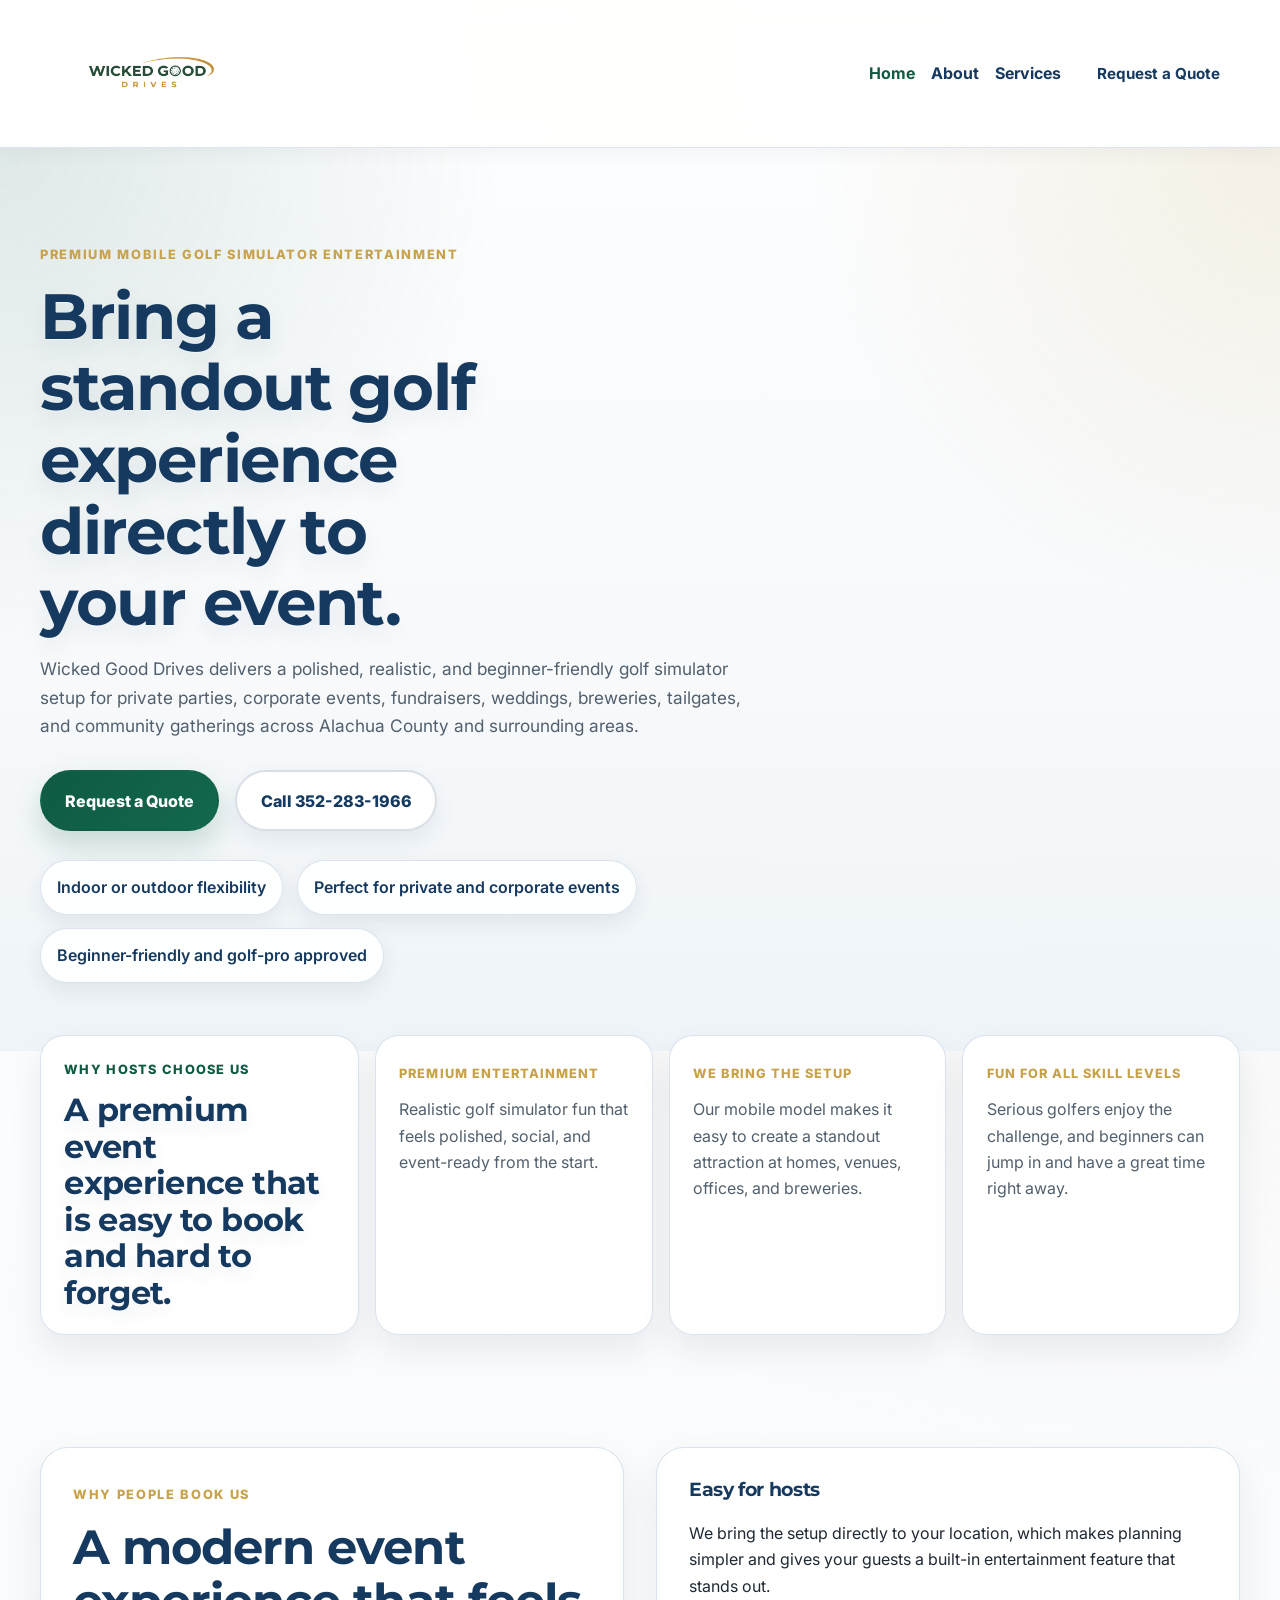
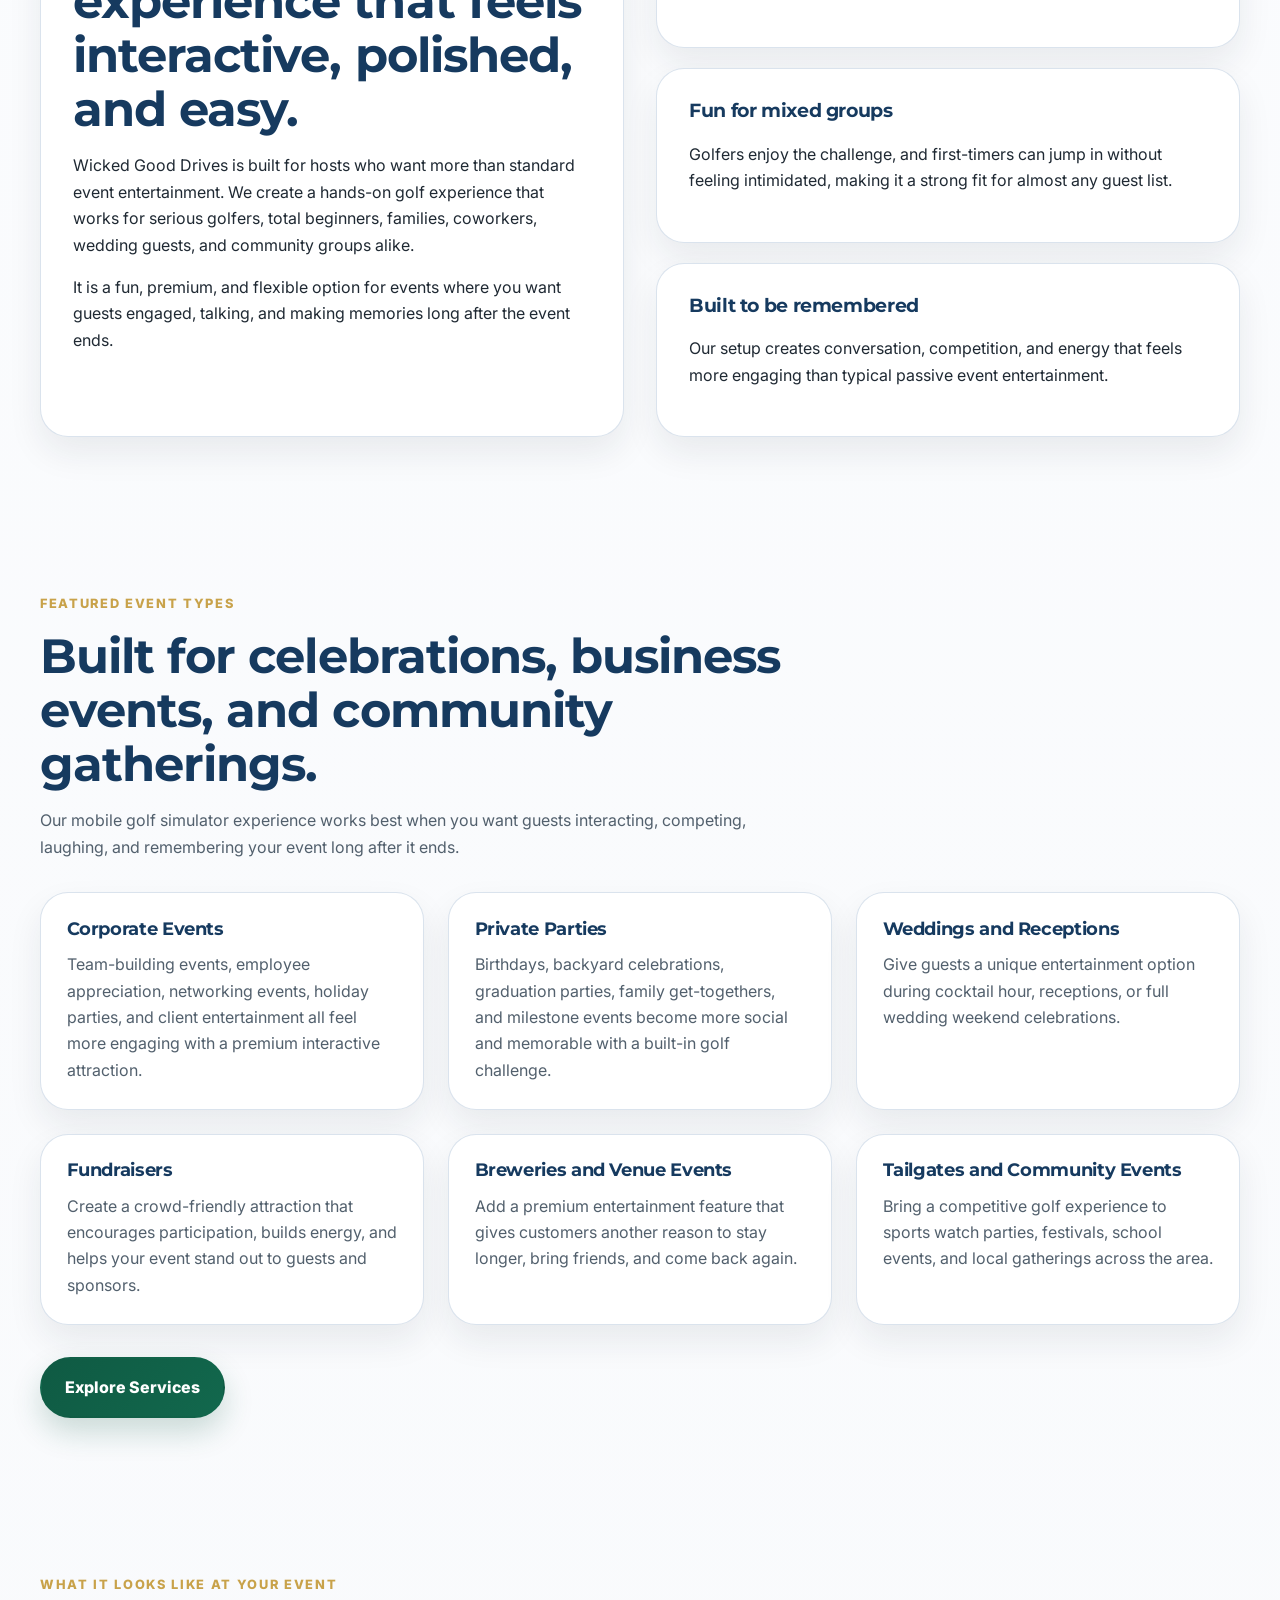
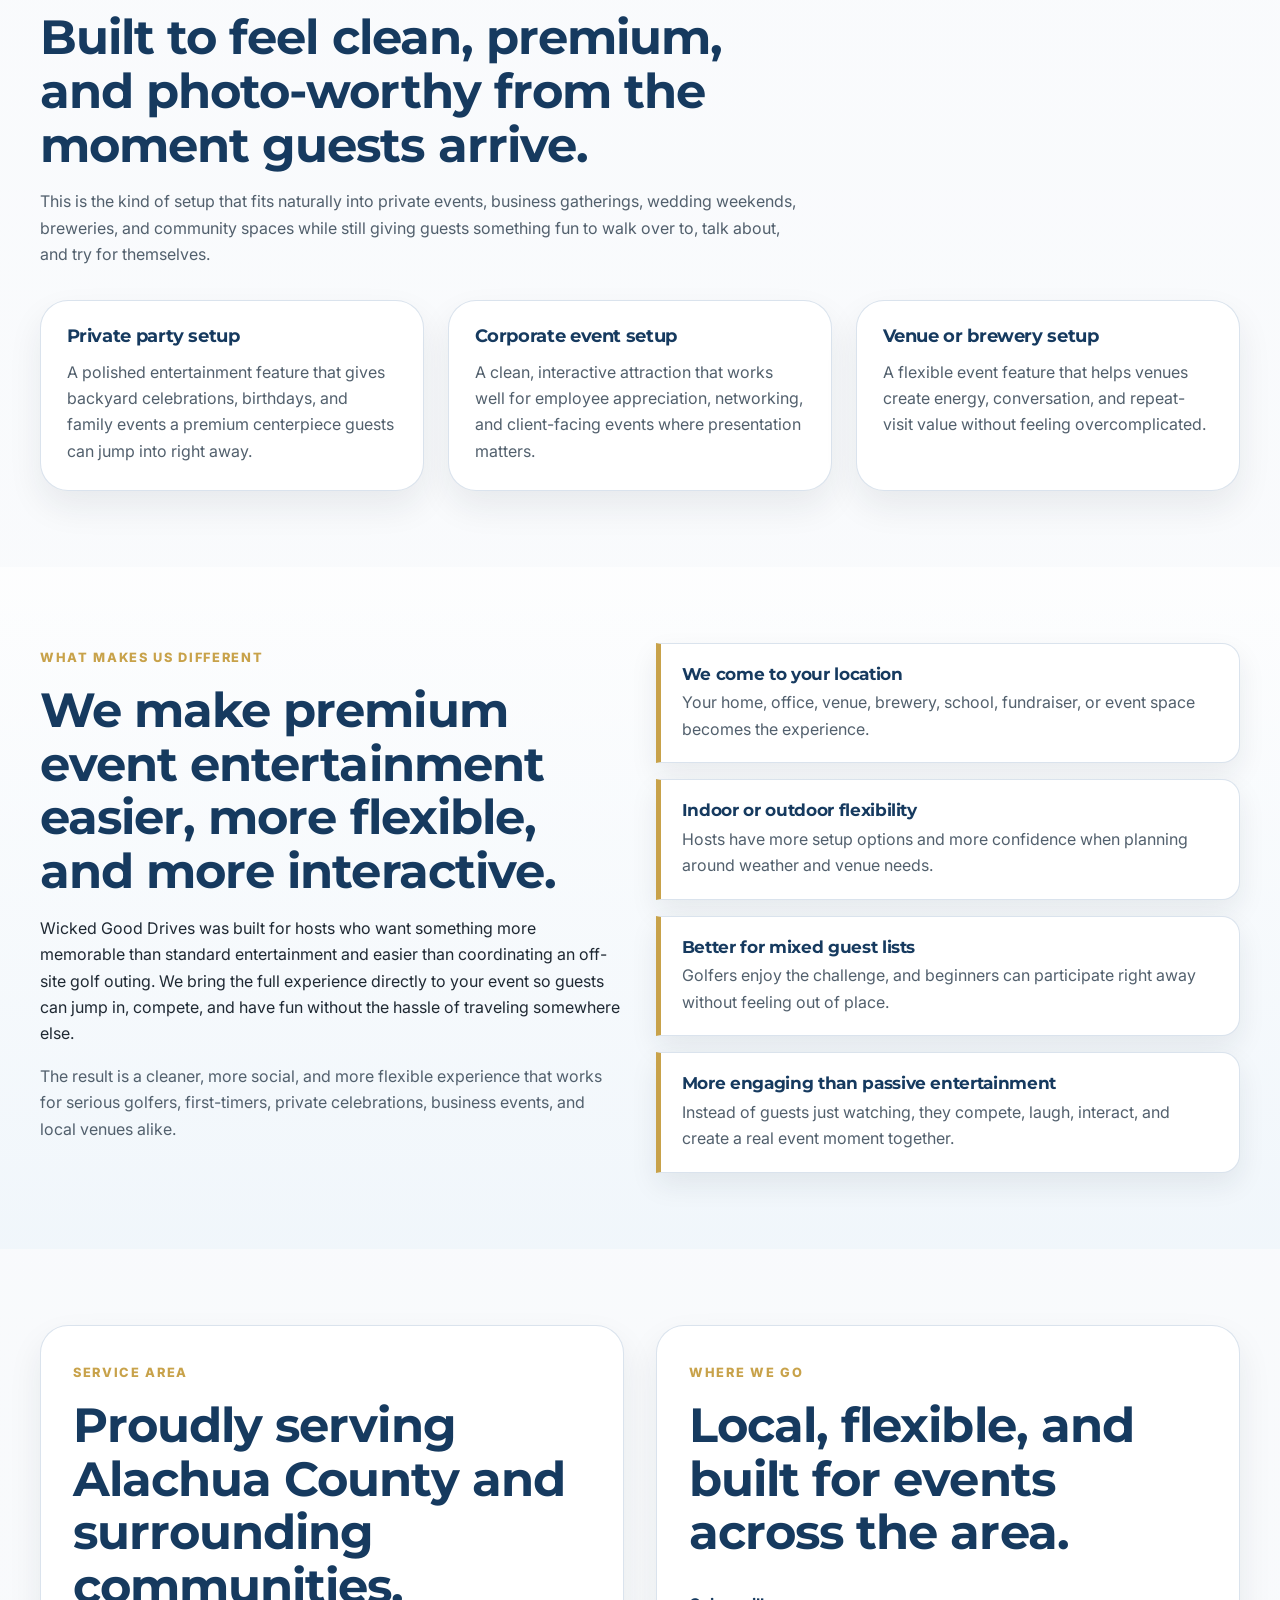
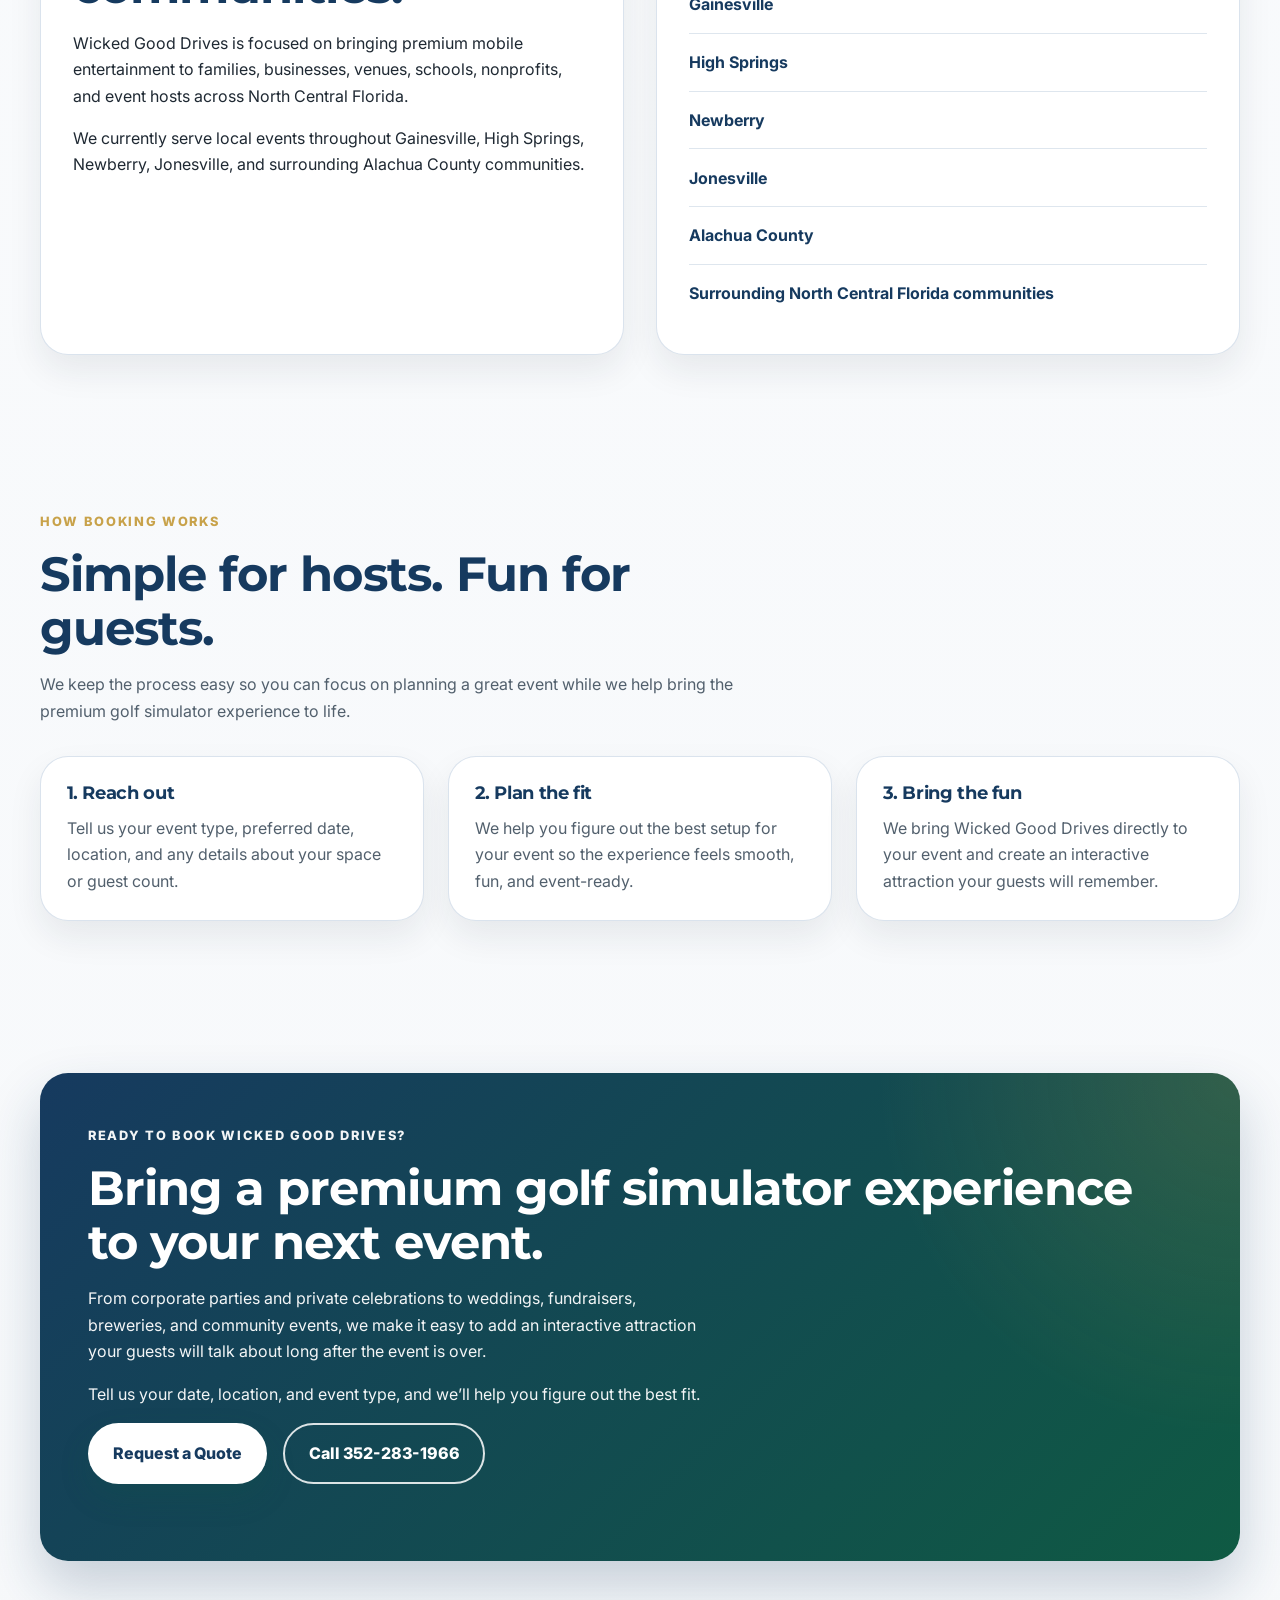
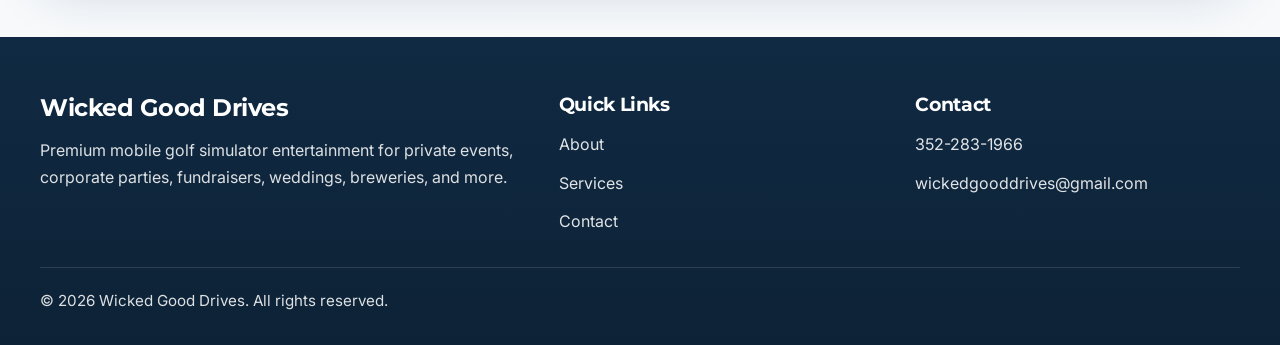
<file: index.html>
<!DOCTYPE html>
<html lang="en">
<head>
  <meta charset="UTF-8" />
  <meta
    name="viewport"
    content="width=device-width, initial-scale=1.0"
  />
  <title>Wicked Good Drives | Mobile Golf Simulator Entertainment in Alachua County, FL</title>
  <meta
    name="description"
    content="Wicked Good Drives brings premium mobile golf simulator entertainment to private events, corporate parties, fundraisers, weddings, breweries, and community events across Alachua County, Gainesville, High Springs, Newberry, and Jonesville."
  />
  <meta
    name="keywords"
    content="mobile golf simulator, golf simulator rental, Alachua County, Gainesville, High Springs, Newberry, Jonesville, private event golf experience, corporate event entertainment, wedding entertainment, fundraiser entertainment"
  />
  <meta name="author" content="Wicked Good Drives" />

  <meta property="og:title" content="Wicked Good Drives" />
  <meta
    property="og:description"
    content="Premium mobile golf simulator entertainment for events across Alachua County and surrounding areas."
  />
  <meta property="og:type" content="website" />
  <meta property="og:url" content="https://paper-airplane-companies.github.io/Wicked-Good-Drives/" />

  <link rel="icon" type="image/png" href="assets/favicon.png" />
  <link rel="apple-touch-icon" href="assets/favicon.png" />

  <link rel="preconnect" href="https://fonts.googleapis.com" />
  <link rel="preconnect" href="https://fonts.gstatic.com" crossorigin />
  <link
    href="https://fonts.googleapis.com/css2?family=Inter:wght@400;500;600;700;800&family=Montserrat:wght@600;700;800&display=swap"
    rel="stylesheet"
  />

  <link rel="stylesheet" href="assets/css/styles.css" />
</head>
<body>
  <a class="skip-link" href="#main-content">Skip to content</a>

  <header class="site-header">
    <div class="container header-inner">
      <a href="index.html" class="logo" aria-label="Wicked Good Drives home">
        <img
          src="assets/logo.png"
          alt="Wicked Good Drives"
          style="width: 220px; max-width: 100%; height: auto; display: block;"
        />
      </a>

      <button
        class="nav-toggle"
        id="navToggle"
        aria-expanded="false"
        aria-controls="siteNav"
        aria-label="Open navigation menu"
        type="button"
        onclick="var nav=document.getElementById('siteNav'); var isOpen=nav.classList.toggle('open'); this.setAttribute('aria-expanded', isOpen ? 'true' : 'false');"
      >
        <span></span>
        <span></span>
        <span></span>
      </button>

      <nav class="site-nav" id="siteNav" aria-label="Main navigation">
        <ul>
          <li><a href="index.html" aria-current="page">Home</a></li>
          <li><a href="about.html">About</a></li>
          <li><a href="services.html">Services</a></li>
          <li><a href="contact.html" class="button button-small">Request a Quote</a></li>
        </ul>
      </nav>
    </div>
  </header>

  <main id="main-content">
    <section class="hero hero-home-upgrade">
      <div class="container hero-home-grid">
        <div class="hero-copy">
          <p class="eyebrow">Premium mobile golf simulator entertainment</p>
          <h1 class="hero-home-title">Bring a standout golf experience directly to your event.</h1>
          <p class="hero-text">
            Wicked Good Drives delivers a polished, realistic, and beginner-friendly golf simulator
            setup for private parties, corporate events, fundraisers, weddings, breweries,
            tailgates, and community gatherings across Alachua County and surrounding areas.
          </p>

          <div class="hero-actions">
            <a href="contact.html" class="button button-primary">Request a Quote</a>
            <a href="tel:13522831966" class="button button-secondary">Call 352-283-1966</a>
          </div>

          <ul class="hero-highlights hero-highlights-upgrade">
            <li>Indoor or outdoor flexibility</li>
            <li>Perfect for private and corporate events</li>
            <li>Beginner-friendly and golf-pro approved</li>
          </ul>
        </div>

        <div class="hero-showcase">
          <div class="hero-showcase-card">
            <div class="hero-showcase-top">
              <span class="hero-chip">Now serving Alachua County</span>
              <span class="hero-chip hero-chip-outline">We bring the party to you</span>
            </div>

            <div class="hero-screen">
              <div class="hero-screen-glow"></div>
              <div class="hero-screen-lines"></div>
              <div class="hero-screen-content">
                <p>Premium Event Experience</p>
                <h2>Interactive. Competitive. Memorable.</h2>
              </div>
            </div>

            <div class="hero-stats">
              <div class="hero-stat">
                <span class="hero-stat-title">Private</span>
                <span class="hero-stat-label">Parties</span>
              </div>
              <div class="hero-stat">
                <span class="hero-stat-title">Corporate</span>
                <span class="hero-stat-label">Events</span>
              </div>
              <div class="hero-stat">
                <span class="hero-stat-title">Wedding</span>
                <span class="hero-stat-label">Fun</span>
              </div>
            </div>
          </div>
        </div>
      </div>
    </section>

    <section class="proof-strip">
      <div class="container proof-strip-grid">
        <div class="proof-strip-intro">
          <p class="proof-label">Why hosts choose us</p>
          <h2 class="proof-title">A premium event experience that is easy to book and hard to forget.</h2>
        </div>

        <div class="proof-card">
          <span class="proof-card-kicker">Premium entertainment</span>
          <p>
            Realistic golf simulator fun that feels polished, social, and event-ready from the start.
          </p>
        </div>

        <div class="proof-card">
          <span class="proof-card-kicker">We bring the setup</span>
          <p>
            Our mobile model makes it easy to create a standout attraction at homes, venues, offices, and breweries.
          </p>
        </div>

        <div class="proof-card">
          <span class="proof-card-kicker">Fun for all skill levels</span>
          <p>
            Serious golfers enjoy the challenge, and beginners can jump in and have a great time right away.
          </p>
        </div>
      </div>
    </section>

    <section class="content-section">
      <div class="container two-column">
        <div class="content-box">
          <p class="section-eyebrow">Why people book us</p>
          <h2>A modern event experience that feels interactive, polished, and easy.</h2>
          <p>
            Wicked Good Drives is built for hosts who want more than standard event entertainment.
            We create a hands-on golf experience that works for serious golfers, total beginners,
            families, coworkers, wedding guests, and community groups alike.
          </p>
          <p>
            It is a fun, premium, and flexible option for events where you want guests engaged,
            talking, and making memories long after the event ends.
          </p>
        </div>

        <div class="stack">
          <div class="content-box">
            <h3>Easy for hosts</h3>
            <p>
              We bring the setup directly to your location, which makes planning simpler and gives
              your guests a built-in entertainment feature that stands out.
            </p>
          </div>

          <div class="content-box">
            <h3>Fun for mixed groups</h3>
            <p>
              Golfers enjoy the challenge, and first-timers can jump in without feeling intimidated,
              making it a strong fit for almost any guest list.
            </p>
          </div>

          <div class="content-box">
            <h3>Built to be remembered</h3>
            <p>
              Our setup creates conversation, competition, and energy that feels more engaging than
              typical passive event entertainment.
            </p>
          </div>
        </div>
      </div>
    </section>

    <section class="section services-preview">
      <div class="container">
        <div class="section-heading">
          <p class="section-eyebrow">Featured event types</p>
          <h2>Built for celebrations, business events, and community gatherings.</h2>
          <p>
            Our mobile golf simulator experience works best when you want guests interacting,
            competing, laughing, and remembering your event long after it ends.
          </p>
        </div>

        <div class="card-grid">
          <article class="info-card">
            <h3>Corporate Events</h3>
            <p>
              Team-building events, employee appreciation, networking events, holiday parties,
              and client entertainment all feel more engaging with a premium interactive attraction.
            </p>
          </article>

          <article class="info-card">
            <h3>Private Parties</h3>
            <p>
              Birthdays, backyard celebrations, graduation parties, family get-togethers, and
              milestone events become more social and memorable with a built-in golf challenge.
            </p>
          </article>

          <article class="info-card">
            <h3>Weddings and Receptions</h3>
            <p>
              Give guests a unique entertainment option during cocktail hour, receptions, or full
              wedding weekend celebrations.
            </p>
          </article>

          <article class="info-card">
            <h3>Fundraisers</h3>
            <p>
              Create a crowd-friendly attraction that encourages participation, builds energy,
              and helps your event stand out to guests and sponsors.
            </p>
          </article>

          <article class="info-card">
            <h3>Breweries and Venue Events</h3>
            <p>
              Add a premium entertainment feature that gives customers another reason to stay longer,
              bring friends, and come back again.
            </p>
          </article>

          <article class="info-card">
            <h3>Tailgates and Community Events</h3>
            <p>
              Bring a competitive golf experience to sports watch parties, festivals, school events,
              and local gatherings across the area.
            </p>
          </article>
        </div>

        <div class="section-cta">
          <a href="services.html" class="button button-primary">Explore Services</a>
        </div>
      </div>
    </section>

    <section class="content-section">
      <div class="container">
        <div class="section-heading">
          <p class="section-eyebrow">What it looks like at your event</p>
          <h2>Built to feel clean, premium, and photo-worthy from the moment guests arrive.</h2>
          <p>
            This is the kind of setup that fits naturally into private events, business gatherings,
            wedding weekends, breweries, and community spaces while still giving guests something
            fun to walk over to, talk about, and try for themselves.
          </p>
        </div>

        <div class="card-grid">
          <article class="info-card">
            <h3>Private party setup</h3>
            <p>
              A polished entertainment feature that gives backyard celebrations, birthdays, and family
              events a premium centerpiece guests can jump into right away.
            </p>
          </article>

          <article class="info-card">
            <h3>Corporate event setup</h3>
            <p>
              A clean, interactive attraction that works well for employee appreciation, networking,
              and client-facing events where presentation matters.
            </p>
          </article>

          <article class="info-card">
            <h3>Venue or brewery setup</h3>
            <p>
              A flexible event feature that helps venues create energy, conversation, and repeat-visit
              value without feeling overcomplicated.
            </p>
          </article>
        </div>
      </div>
    </section>

    <section class="section features-section">
      <div class="container features-grid">
        <div class="feature-copy">
          <p class="section-eyebrow">What makes us different</p>
          <h2>We make premium event entertainment easier, more flexible, and more interactive.</h2>
          <p>
            Wicked Good Drives was built for hosts who want something more memorable than standard
            entertainment and easier than coordinating an off-site golf outing. We bring the full
            experience directly to your event so guests can jump in, compete, and have fun without
            the hassle of traveling somewhere else.
          </p>
          <p>
            The result is a cleaner, more social, and more flexible experience that works for
            serious golfers, first-timers, private celebrations, business events, and local venues alike.
          </p>
        </div>

        <div class="feature-list">
          <div class="feature-item">
            <h3>We come to your location</h3>
            <p>Your home, office, venue, brewery, school, fundraiser, or event space becomes the experience.</p>
          </div>
          <div class="feature-item">
            <h3>Indoor or outdoor flexibility</h3>
            <p>Hosts have more setup options and more confidence when planning around weather and venue needs.</p>
          </div>
          <div class="feature-item">
            <h3>Better for mixed guest lists</h3>
            <p>Golfers enjoy the challenge, and beginners can participate right away without feeling out of place.</p>
          </div>
          <div class="feature-item">
            <h3>More engaging than passive entertainment</h3>
            <p>Instead of guests just watching, they compete, laugh, interact, and create a real event moment together.</p>
          </div>
        </div>
      </div>
    </section>

    <section class="content-section">
      <div class="container two-column">
        <div class="content-box">
          <p class="section-eyebrow">Service area</p>
          <h2>Proudly serving Alachua County and surrounding communities.</h2>
          <p>
            Wicked Good Drives is focused on bringing premium mobile entertainment to families,
            businesses, venues, schools, nonprofits, and event hosts across North Central Florida.
          </p>
          <p>
            We currently serve local events throughout Gainesville, High Springs, Newberry,
            Jonesville, and surrounding Alachua County communities.
          </p>
        </div>

        <div class="content-box">
          <p class="section-eyebrow">Where we go</p>
          <h2>Local, flexible, and built for events across the area.</h2>
          <ul class="service-area-list">
            <li>Gainesville</li>
            <li>High Springs</li>
            <li>Newberry</li>
            <li>Jonesville</li>
            <li>Alachua County</li>
            <li>Surrounding North Central Florida communities</li>
          </ul>
        </div>
      </div>
    </section>

    <section class="content-section">
      <div class="container">
        <div class="section-heading">
          <p class="section-eyebrow">How booking works</p>
          <h2>Simple for hosts. Fun for guests.</h2>
          <p>
            We keep the process easy so you can focus on planning a great event while we help bring
            the premium golf simulator experience to life.
          </p>
        </div>

        <div class="card-grid">
          <article class="info-card">
            <h3>1. Reach out</h3>
            <p>
              Tell us your event type, preferred date, location, and any details about your space
              or guest count.
            </p>
          </article>

          <article class="info-card">
            <h3>2. Plan the fit</h3>
            <p>
              We help you figure out the best setup for your event so the experience feels smooth,
              fun, and event-ready.
            </p>
          </article>

          <article class="info-card">
            <h3>3. Bring the fun</h3>
            <p>
              We bring Wicked Good Drives directly to your event and create an interactive attraction
              your guests will remember.
            </p>
          </article>
        </div>
      </div>
    </section>

    <section class="section final-cta-section">
      <div class="container final-cta-box">
        <p class="section-eyebrow">Ready to book Wicked Good Drives?</p>
        <h2>Bring a premium golf simulator experience to your next event.</h2>
        <p>
          From corporate parties and private celebrations to weddings, fundraisers, breweries,
          and community events, we make it easy to add an interactive attraction your guests will
          talk about long after the event is over.
        </p>
        <p>
          Tell us your date, location, and event type, and we’ll help you figure out the best fit.
        </p>

        <div class="hero-actions">
          <a href="contact.html" class="button button-primary">Request a Quote</a>
          <a href="tel:13522831966" class="button button-secondary">Call 352-283-1966</a>
        </div>
      </div>
    </section>
  </main>

  <footer class="site-footer">
    <div class="container footer-grid">
      <div>
        <h2>Wicked Good Drives</h2>
        <p>
          Premium mobile golf simulator entertainment for private events, corporate parties,
          fundraisers, weddings, breweries, and more.
        </p>
      </div>

      <div>
        <h3>Quick Links</h3>
        <ul class="footer-links">
          <li><a href="about.html">About</a></li>
          <li><a href="services.html">Services</a></li>
          <li><a href="contact.html">Contact</a></li>
        </ul>
      </div>

      <div>
        <h3>Contact</h3>
        <ul class="footer-links">
          <li><a href="tel:13522831966">352-283-1966</a></li>
          <li><a href="mailto:wickedgooddrives@gmail.com">wickedgooddrives@gmail.com</a></li>
        </ul>
      </div>
    </div>

    <div class="container footer-bottom">
      <p>&copy; 2026 Wicked Good Drives. All rights reserved.</p>
    </div>
  </footer>

  <script src="assets/js/script.js"></script>
</body>
</html>
</file>
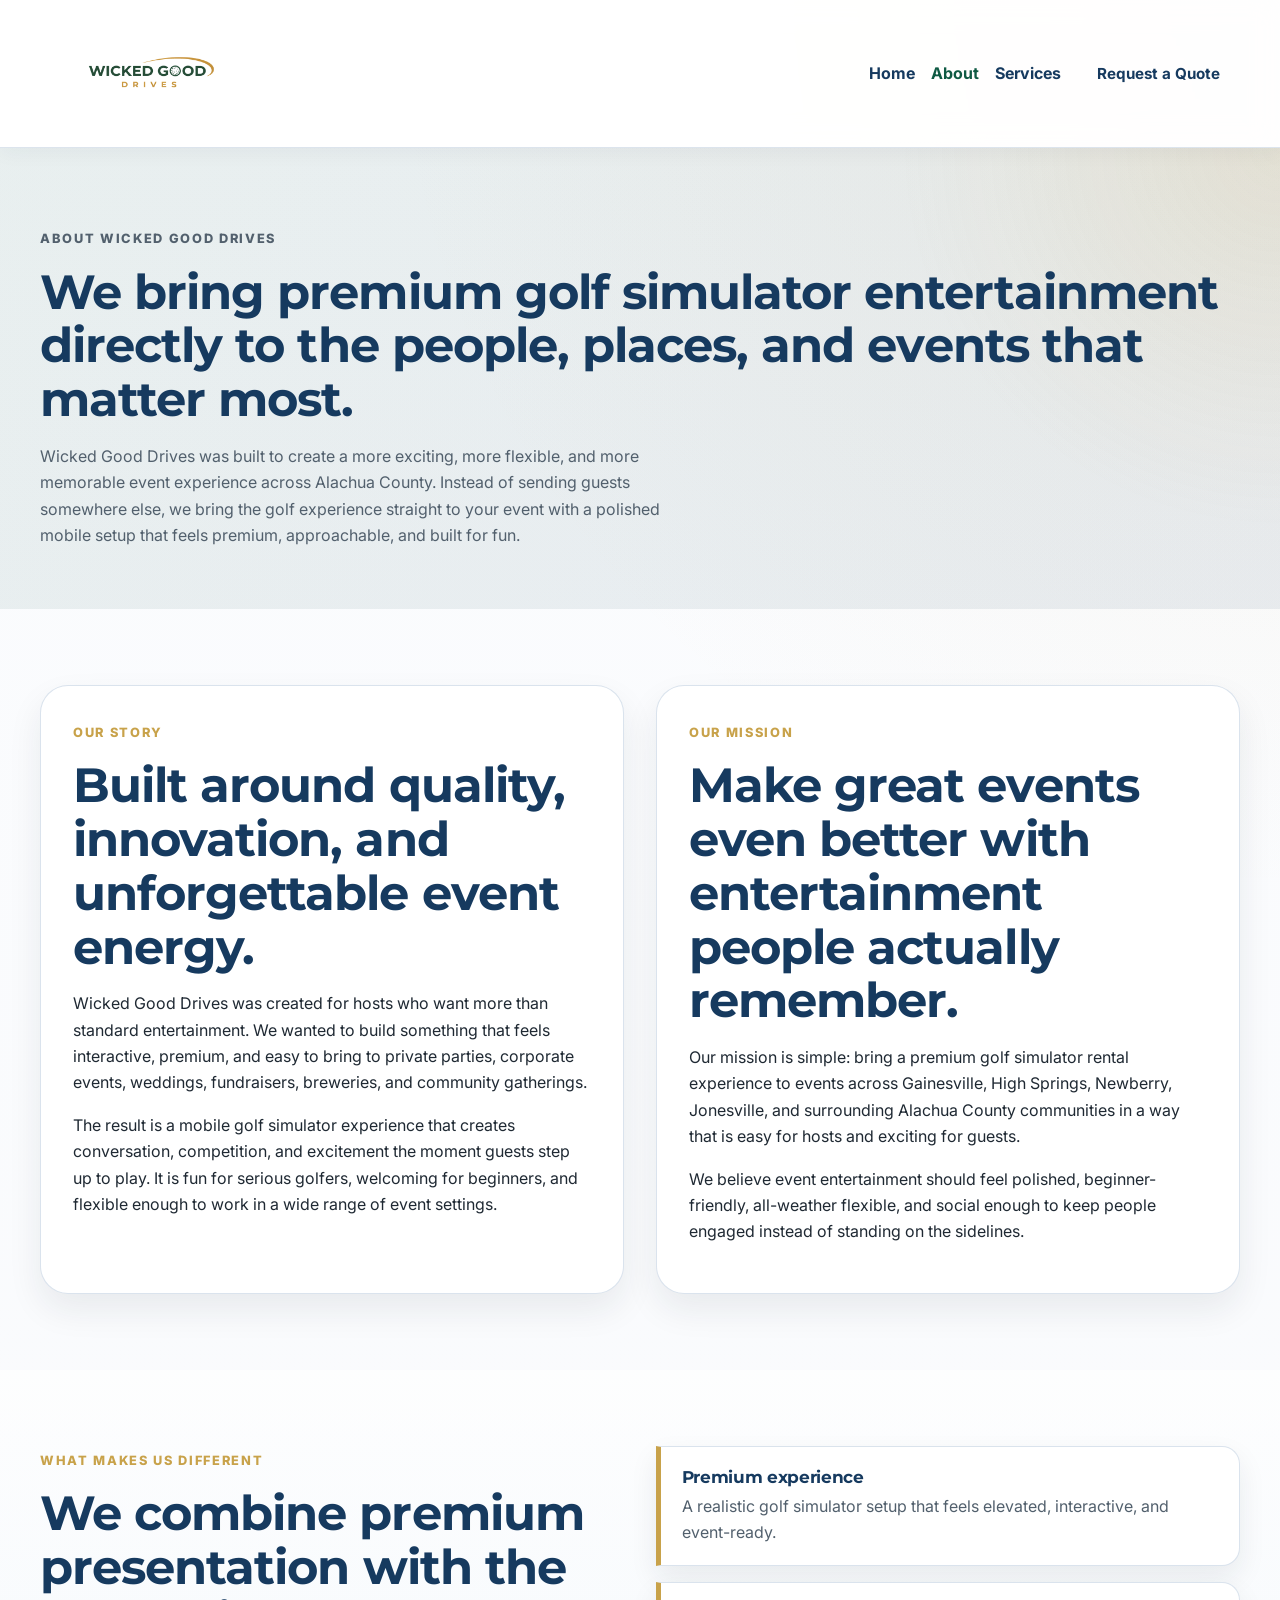
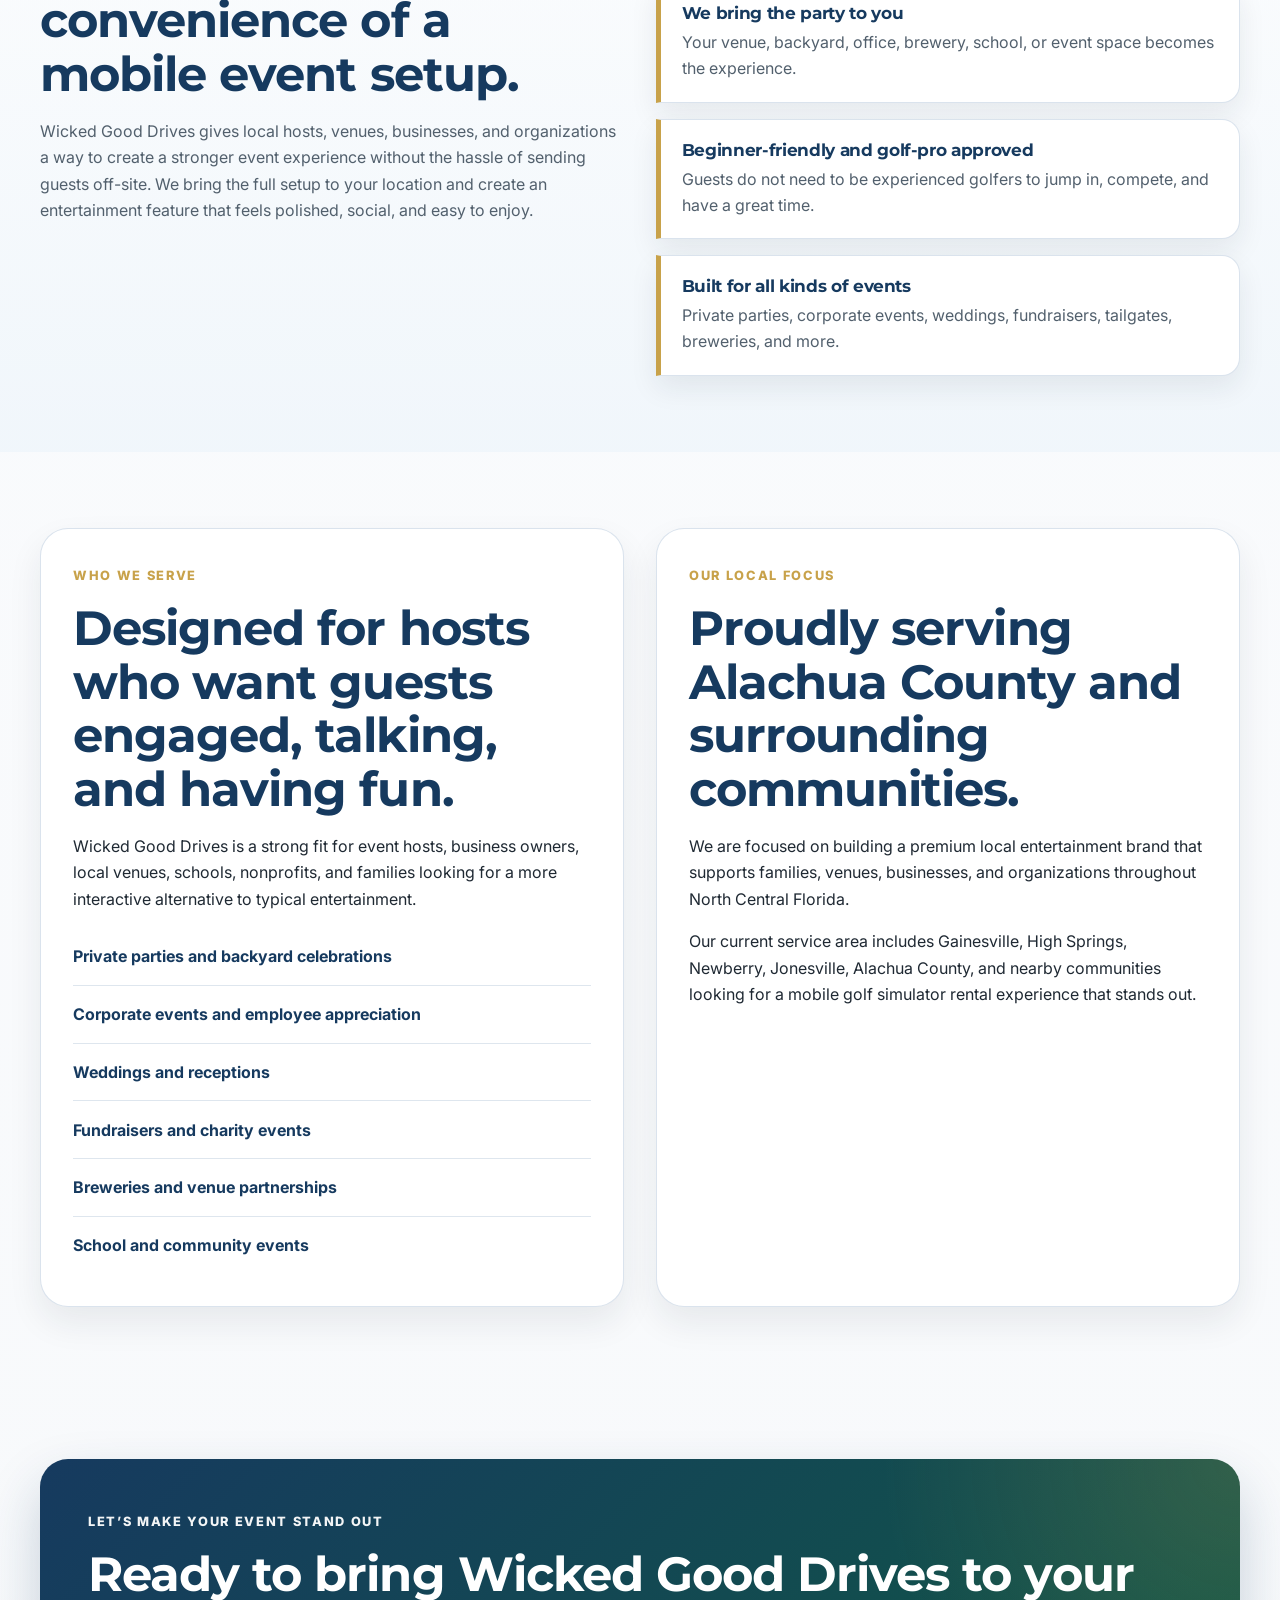
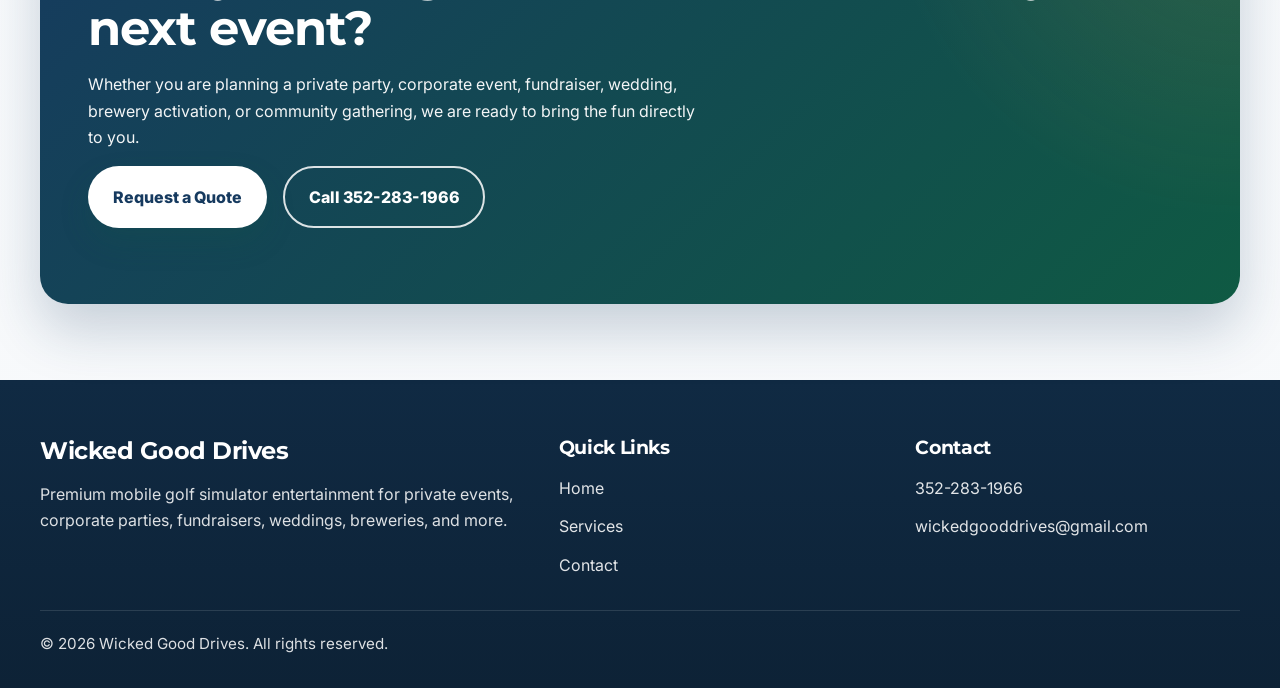
<file: about.html>
<!DOCTYPE html>
<html lang="en">
<head>
  <meta charset="UTF-8" />
  <meta
    name="viewport"
    content="width=device-width, initial-scale=1.0"
  />
  <title>About | Wicked Good Drives</title>
  <meta
    name="description"
    content="Learn more about Wicked Good Drives, a premium mobile golf simulator entertainment business serving Alachua County, Gainesville, High Springs, Newberry, Jonesville, and surrounding communities."
  />
  <meta name="author" content="Wicked Good Drives" />

  <meta property="og:title" content="About | Wicked Good Drives" />
  <meta
    property="og:description"
    content="Learn more about Wicked Good Drives and how we bring premium mobile golf simulator entertainment directly to events across Alachua County and surrounding areas."
  />
  <meta property="og:type" content="website" />
  <meta property="og:url" content="https://paper-airplane-companies.github.io/Wicked-Good-Drives/about.html" />

  <link rel="icon" type="image/png" href="assets/favicon.png" />
  <link rel="apple-touch-icon" href="assets/favicon.png" />

  <link rel="preconnect" href="https://fonts.googleapis.com" />
  <link rel="preconnect" href="https://fonts.gstatic.com" crossorigin />
  <link
    href="https://fonts.googleapis.com/css2?family=Inter:wght@400;500;600;700;800&family=Montserrat:wght@600;700;800&display=swap"
    rel="stylesheet"
  />

  <link rel="stylesheet" href="assets/css/styles.css" />
</head>
<body>
  <a class="skip-link" href="#main-content">Skip to content</a>

  <header class="site-header">
    <div class="container header-inner">
      <a href="index.html" class="logo" aria-label="Wicked Good Drives home">
        <img
          src="assets/logo.png"
          alt="Wicked Good Drives"
          style="width: 220px; max-width: 100%; height: auto; display: block;"
        />
      </a>

      <button
        class="nav-toggle"
        id="navToggle"
        aria-expanded="false"
        aria-controls="siteNav"
        aria-label="Open navigation menu"
        type="button"
        onclick="var nav=document.getElementById('siteNav'); var isOpen=nav.classList.toggle('open'); this.setAttribute('aria-expanded', isOpen ? 'true' : 'false');"
      >
        <span></span>
        <span></span>
        <span></span>
      </button>

      <nav class="site-nav" id="siteNav" aria-label="Main navigation">
        <ul>
          <li><a href="index.html">Home</a></li>
          <li><a href="about.html" aria-current="page">About</a></li>
          <li><a href="services.html">Services</a></li>
          <li><a href="contact.html" class="button button-small">Request a Quote</a></li>
        </ul>
      </nav>
    </div>
  </header>

  <main id="main-content">
    <section class="page-hero">
      <div class="container">
        <p class="section-eyebrow">About Wicked Good Drives</p>
        <h1>We bring premium golf simulator entertainment directly to the people, places, and events that matter most.</h1>
        <p>
          Wicked Good Drives was built to create a more exciting, more flexible, and more memorable
          event experience across Alachua County. Instead of sending guests somewhere else, we bring
          the golf experience straight to your event with a polished mobile setup that feels premium,
          approachable, and built for fun.
        </p>
      </div>
    </section>

    <section class="content-section">
      <div class="container two-column">
        <div class="content-box">
          <p class="section-eyebrow">Our story</p>
          <h2>Built around quality, innovation, and unforgettable event energy.</h2>
          <p>
            Wicked Good Drives was created for hosts who want more than standard entertainment.
            We wanted to build something that feels interactive, premium, and easy to bring to
            private parties, corporate events, weddings, fundraisers, breweries, and community gatherings.
          </p>
          <p>
            The result is a mobile golf simulator experience that creates conversation, competition,
            and excitement the moment guests step up to play. It is fun for serious golfers,
            welcoming for beginners, and flexible enough to work in a wide range of event settings.
          </p>
        </div>

        <div class="content-box">
          <p class="section-eyebrow">Our mission</p>
          <h2>Make great events even better with entertainment people actually remember.</h2>
          <p>
            Our mission is simple: bring a premium golf simulator rental experience to events across
            Gainesville, High Springs, Newberry, Jonesville, and surrounding Alachua County communities
            in a way that is easy for hosts and exciting for guests.
          </p>
          <p>
            We believe event entertainment should feel polished, beginner-friendly, all-weather flexible,
            and social enough to keep people engaged instead of standing on the sidelines.
          </p>
        </div>
      </div>
    </section>

    <section class="section features-section">
      <div class="container features-grid">
        <div class="feature-copy">
          <p class="section-eyebrow">What makes us different</p>
          <h2>We combine premium presentation with the convenience of a mobile event setup.</h2>
          <p>
            Wicked Good Drives gives local hosts, venues, businesses, and organizations a way to
            create a stronger event experience without the hassle of sending guests off-site.
            We bring the full setup to your location and create an entertainment feature that feels
            polished, social, and easy to enjoy.
          </p>
        </div>

        <div class="feature-list">
          <div class="feature-item">
            <h3>Premium experience</h3>
            <p>A realistic golf simulator setup that feels elevated, interactive, and event-ready.</p>
          </div>
          <div class="feature-item">
            <h3>We bring the party to you</h3>
            <p>Your venue, backyard, office, brewery, school, or event space becomes the experience.</p>
          </div>
          <div class="feature-item">
            <h3>Beginner-friendly and golf-pro approved</h3>
            <p>Guests do not need to be experienced golfers to jump in, compete, and have a great time.</p>
          </div>
          <div class="feature-item">
            <h3>Built for all kinds of events</h3>
            <p>Private parties, corporate events, weddings, fundraisers, tailgates, breweries, and more.</p>
          </div>
        </div>
      </div>
    </section>

    <section class="content-section">
      <div class="container two-column">
        <div class="content-box">
          <p class="section-eyebrow">Who we serve</p>
          <h2>Designed for hosts who want guests engaged, talking, and having fun.</h2>
          <p>
            Wicked Good Drives is a strong fit for event hosts, business owners, local venues,
            schools, nonprofits, and families looking for a more interactive alternative to
            typical entertainment.
          </p>
          <ul class="service-area-list">
            <li>Private parties and backyard celebrations</li>
            <li>Corporate events and employee appreciation</li>
            <li>Weddings and receptions</li>
            <li>Fundraisers and charity events</li>
            <li>Breweries and venue partnerships</li>
            <li>School and community events</li>
          </ul>
        </div>

        <div class="content-box">
          <p class="section-eyebrow">Our local focus</p>
          <h2>Proudly serving Alachua County and surrounding communities.</h2>
          <p>
            We are focused on building a premium local entertainment brand that supports families,
            venues, businesses, and organizations throughout North Central Florida.
          </p>
          <p>
            Our current service area includes Gainesville, High Springs, Newberry, Jonesville,
            Alachua County, and nearby communities looking for a mobile golf simulator rental
            experience that stands out.
          </p>
        </div>
      </div>
    </section>

    <section class="section final-cta-section">
      <div class="container final-cta-box">
        <p class="section-eyebrow">Let’s make your event stand out</p>
        <h2>Ready to bring Wicked Good Drives to your next event?</h2>
        <p>
          Whether you are planning a private party, corporate event, fundraiser, wedding,
          brewery activation, or community gathering, we are ready to bring the fun directly to you.
        </p>

        <div class="hero-actions">
          <a href="contact.html" class="button button-primary">Request a Quote</a>
          <a href="tel:13522831966" class="button button-secondary">Call 352-283-1966</a>
        </div>
      </div>
    </section>
  </main>

  <footer class="site-footer">
    <div class="container footer-grid">
      <div>
        <h2>Wicked Good Drives</h2>
        <p>
          Premium mobile golf simulator entertainment for private events, corporate parties,
          fundraisers, weddings, breweries, and more.
        </p>
      </div>

      <div>
        <h3>Quick Links</h3>
        <ul class="footer-links">
          <li><a href="index.html">Home</a></li>
          <li><a href="services.html">Services</a></li>
          <li><a href="contact.html">Contact</a></li>
        </ul>
      </div>

      <div>
        <h3>Contact</h3>
        <ul class="footer-links">
          <li><a href="tel:13522831966">352-283-1966</a></li>
          <li><a href="mailto:wickedgooddrives@gmail.com">wickedgooddrives@gmail.com</a></li>
        </ul>
      </div>
    </div>

    <div class="container footer-bottom">
      <p>&copy; 2026 Wicked Good Drives. All rights reserved.</p>
    </div>
  </footer>

  <script src="assets/js/script.js"></script>
</body>
</html>
</file>
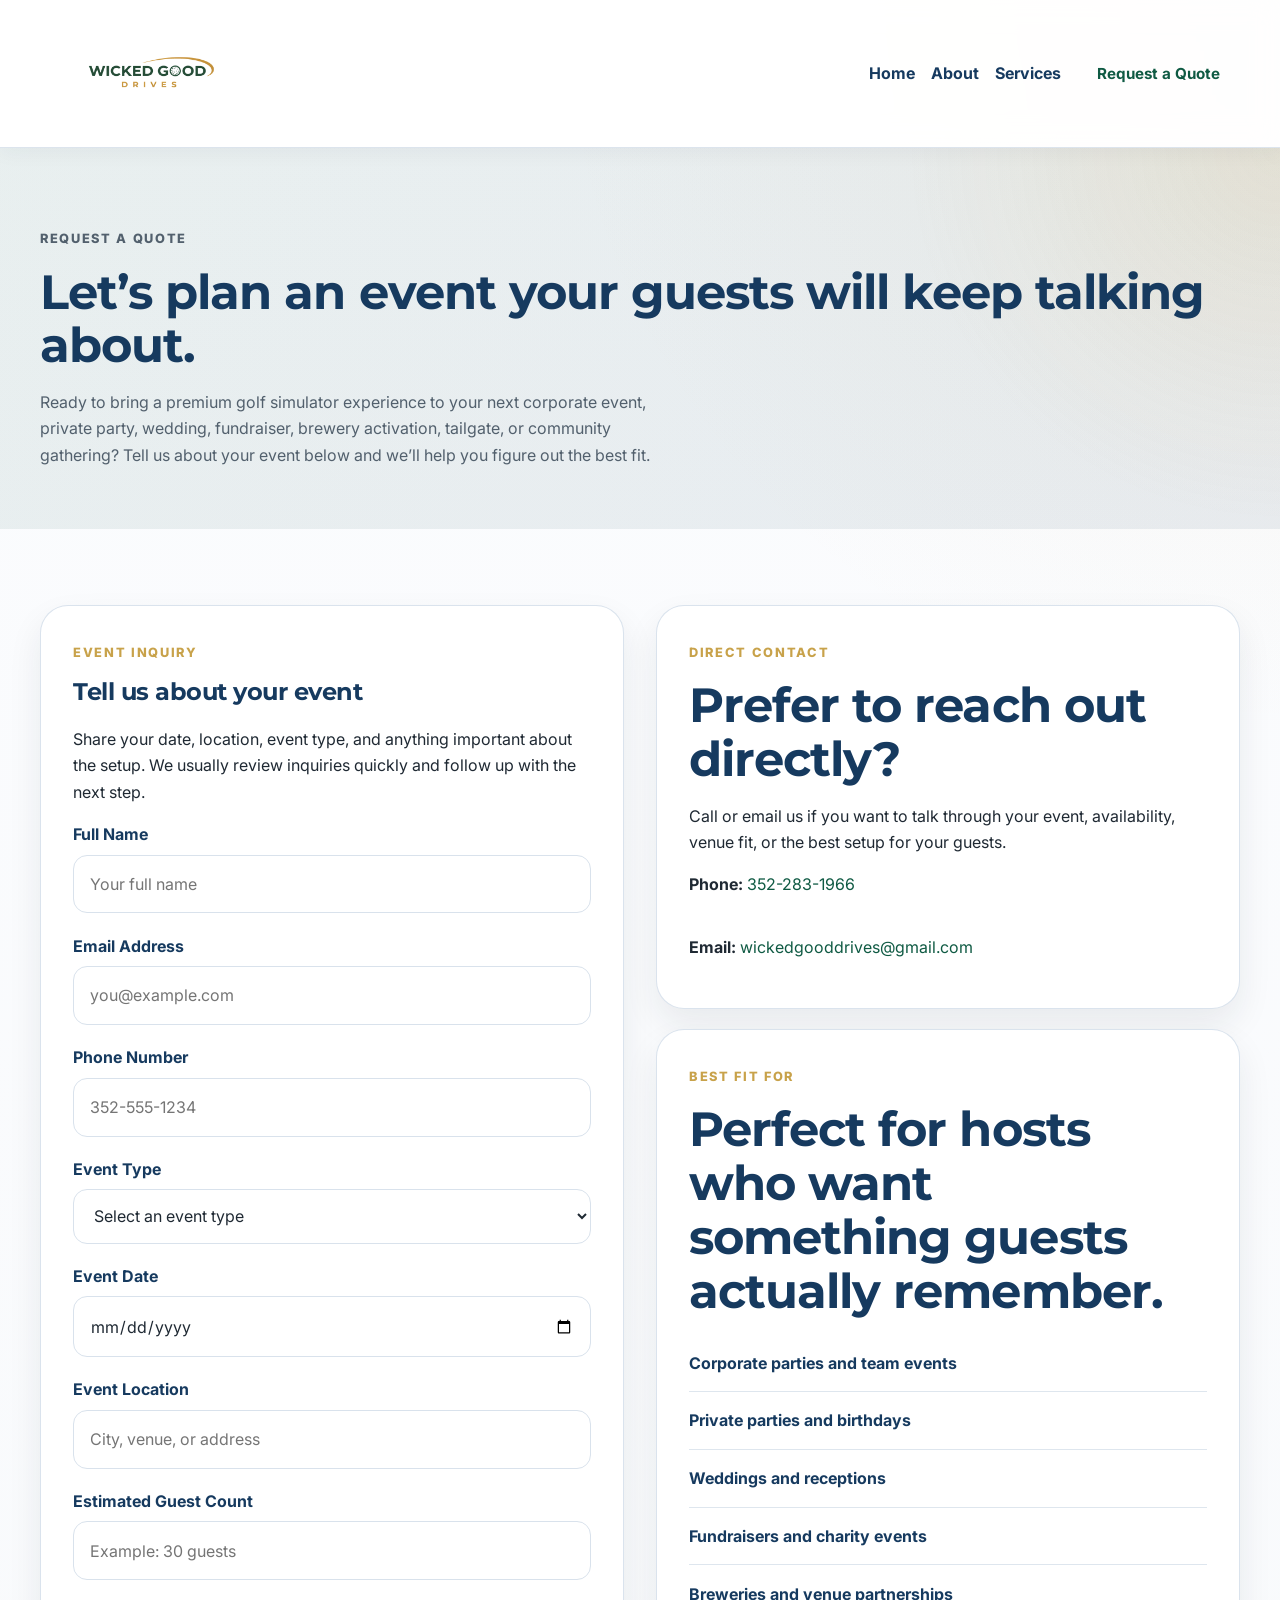
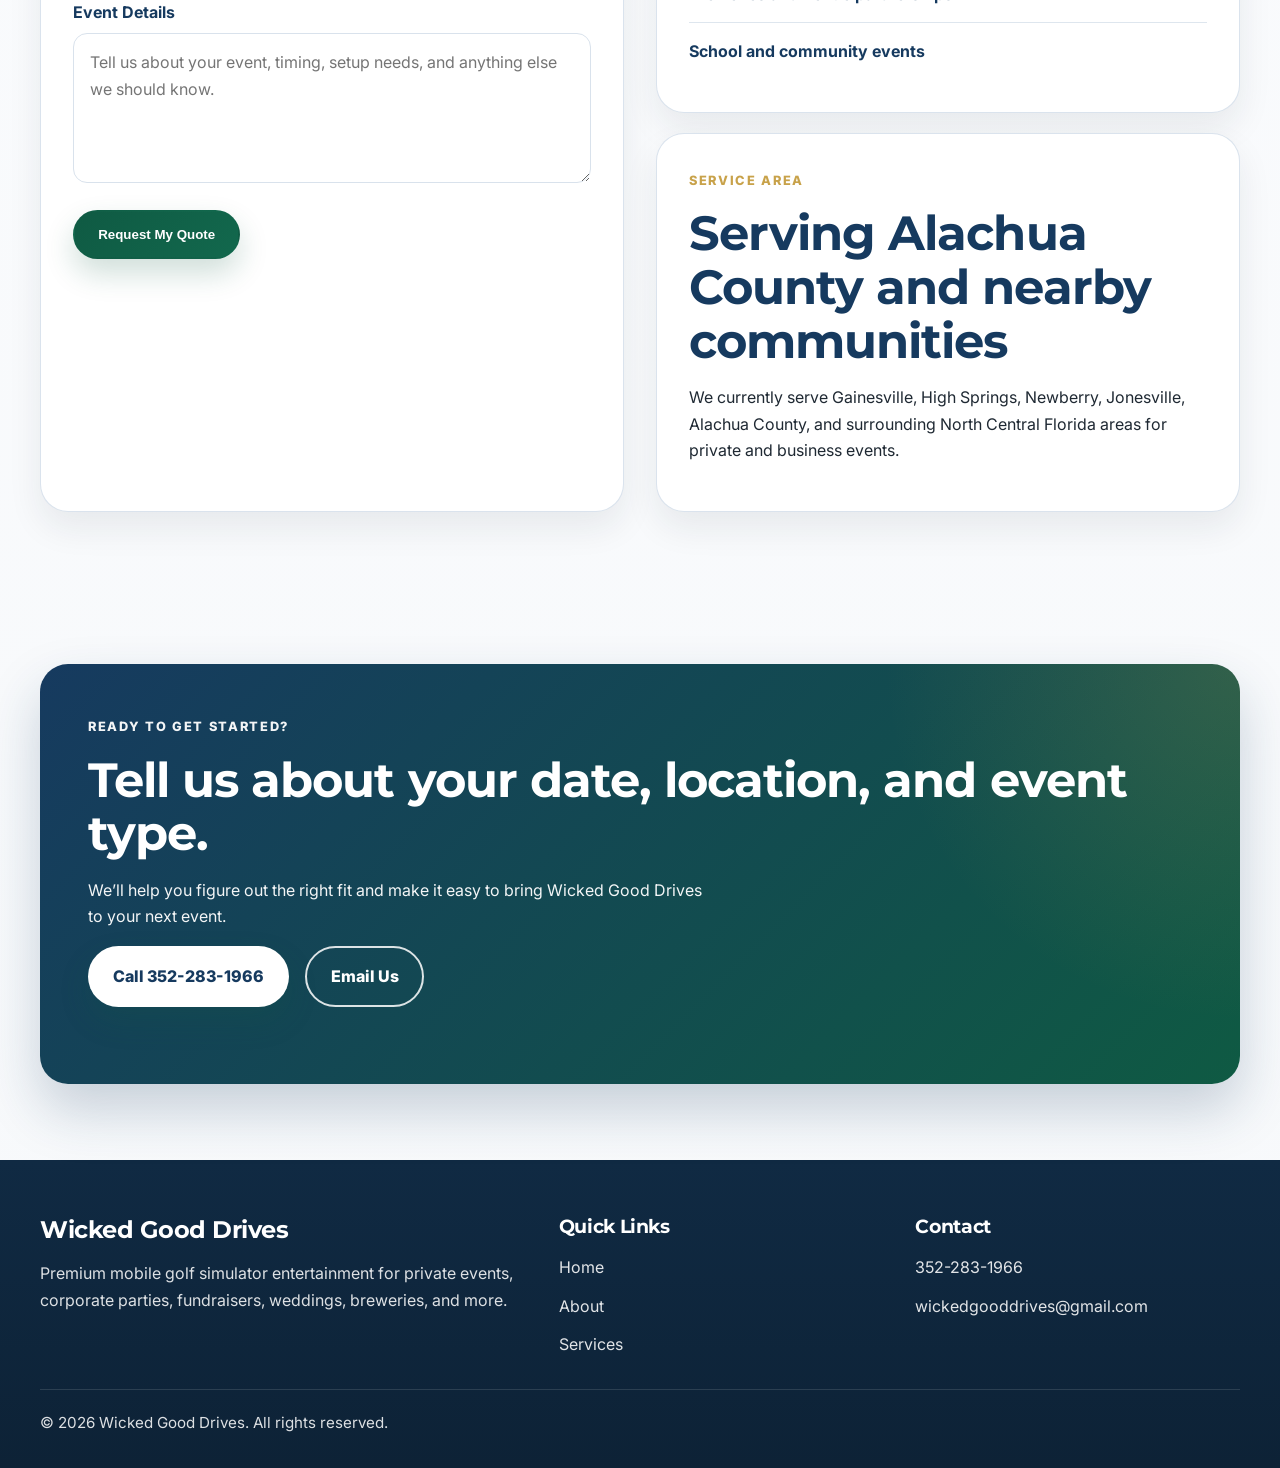
<file: contact.html>
<!DOCTYPE html>
<html lang="en">
<head>
  <meta charset="UTF-8" />
  <meta
    name="viewport"
    content="width=device-width, initial-scale=1.0"
  />
  <title>Contact | Wicked Good Drives</title>
  <meta
    name="description"
    content="Contact Wicked Good Drives to request a quote for mobile golf simulator entertainment in Alachua County, Gainesville, High Springs, Newberry, Jonesville, and surrounding areas."
  />
  <meta name="author" content="Wicked Good Drives" />

  <meta property="og:title" content="Contact | Wicked Good Drives" />
  <meta
    property="og:description"
    content="Request a quote from Wicked Good Drives for private events, corporate parties, weddings, fundraisers, breweries, and community events."
  />
  <meta property="og:type" content="website" />
  <meta property="og:url" content="https://paper-airplane-companies.github.io/Wicked-Good-Drives/contact.html" />

  <link rel="icon" type="image/png" href="assets/favicon.png" />
  <link rel="apple-touch-icon" href="assets/favicon.png" />

  <link rel="preconnect" href="https://fonts.googleapis.com" />
  <link rel="preconnect" href="https://fonts.gstatic.com" crossorigin />
  <link
    href="https://fonts.googleapis.com/css2?family=Inter:wght@400;500;600;700;800&family=Montserrat:wght@600;700;800&display=swap"
    rel="stylesheet"
  />

  <link rel="stylesheet" href="assets/css/styles.css" />
</head>
<body>
  <a class="skip-link" href="#main-content">Skip to content</a>

  <header class="site-header">
    <div class="container header-inner">
      <a href="index.html" class="logo" aria-label="Wicked Good Drives home">
        <img
          src="assets/logo.png"
          alt="Wicked Good Drives"
          style="width: 220px; max-width: 100%; height: auto; display: block;"
        />
      </a>

      <button
        class="nav-toggle"
        id="navToggle"
        aria-expanded="false"
        aria-controls="siteNav"
        aria-label="Open navigation menu"
        type="button"
        onclick="var nav=document.getElementById('siteNav'); var isOpen=nav.classList.toggle('open'); this.setAttribute('aria-expanded', isOpen ? 'true' : 'false');"
      >
        <span></span>
        <span></span>
        <span></span>
      </button>

      <nav class="site-nav" id="siteNav" aria-label="Main navigation">
        <ul>
          <li><a href="index.html">Home</a></li>
          <li><a href="about.html">About</a></li>
          <li><a href="services.html">Services</a></li>
          <li><a href="contact.html" class="button button-small" aria-current="page">Request a Quote</a></li>
        </ul>
      </nav>
    </div>
  </header>

  <main id="main-content">
    <section class="page-hero">
      <div class="container">
        <p class="section-eyebrow">Request a Quote</p>
        <h1>Let’s plan an event your guests will keep talking about.</h1>
        <p>
          Ready to bring a premium golf simulator experience to your next corporate event,
          private party, wedding, fundraiser, brewery activation, tailgate, or community gathering?
          Tell us about your event below and we’ll help you figure out the best fit.
        </p>
      </div>
    </section>

    <section class="content-section">
      <div class="container two-column">
        <div class="form-card">
          <p class="section-eyebrow">Event inquiry</p>
          <h2>Tell us about your event</h2>
          <p>
            Share your date, location, event type, and anything important about the setup.
            We usually review inquiries quickly and follow up with the next step.
          </p>

          <div data-fs-success>
            Thank you. Your request has been submitted successfully.
          </div>
          <div data-fs-error>
            Sorry, something went wrong. Please try again or call us directly.
          </div>

          <form
            id="contact-form"
            action="https://formspree.io/f/mnjozowv"
            method="POST"
            data-formspree-form-id="mnjozowv"
          >
            <input
              type="hidden"
              name="subject"
              value="New website quote request for Wicked Good Drives"
            />

            <div class="form-group">
              <label for="name">Full Name</label>
              <input
                type="text"
                id="name"
                name="name"
                placeholder="Your full name"
                required
                data-fs-field
              />
              <span data-fs-error="name"></span>
            </div>

            <div class="form-group">
              <label for="email">Email Address</label>
              <input
                type="email"
                id="email"
                name="email"
                placeholder="you@example.com"
                required
                data-fs-field
              />
              <span data-fs-error="email"></span>
            </div>

            <div class="form-group">
              <label for="phone">Phone Number</label>
              <input
                type="tel"
                id="phone"
                name="phone"
                placeholder="352-555-1234"
                data-fs-field
              />
              <span data-fs-error="phone"></span>
            </div>

            <div class="form-group">
              <label for="event-type">Event Type</label>
              <select id="event-type" name="event_type" required data-fs-field>
                <option value="">Select an event type</option>
                <option>Corporate Event</option>
                <option>Private Party</option>
                <option>Wedding</option>
                <option>Fundraiser</option>
                <option>Brewery or Venue Event</option>
                <option>Tailgate or Watch Party</option>
                <option>School or Community Event</option>
                <option>Other</option>
              </select>
              <span data-fs-error="event_type"></span>
            </div>

            <div class="form-group">
              <label for="event-date">Event Date</label>
              <input
                type="date"
                id="event-date"
                name="event_date"
                data-fs-field
              />
              <span data-fs-error="event_date"></span>
            </div>

            <div class="form-group">
              <label for="location">Event Location</label>
              <input
                type="text"
                id="location"
                name="location"
                placeholder="City, venue, or address"
                data-fs-field
              />
              <span data-fs-error="location"></span>
            </div>

            <div class="form-group">
              <label for="guest-count">Estimated Guest Count</label>
              <input
                type="text"
                id="guest-count"
                name="guest_count"
                placeholder="Example: 30 guests"
                data-fs-field
              />
              <span data-fs-error="guest_count"></span>
            </div>

            <div class="form-group">
              <label for="message">Event Details</label>
              <textarea
                id="message"
                name="message"
                placeholder="Tell us about your event, timing, setup needs, and anything else we should know."
                required
                data-fs-field
              ></textarea>
              <span data-fs-error="message"></span>
            </div>

            <button type="submit" class="button button-primary" data-fs-submit-btn>
              Request My Quote
            </button>
          </form>
        </div>

        <div class="stack">
          <div class="content-box">
            <p class="section-eyebrow">Direct contact</p>
            <h2>Prefer to reach out directly?</h2>
            <p>
              Call or email us if you want to talk through your event, availability, venue fit,
              or the best setup for your guests.
            </p>
            <div class="stack">
              <p><strong>Phone:</strong> <a href="tel:13522831966">352-283-1966</a></p>
              <p><strong>Email:</strong> <a href="mailto:wickedgooddrives@gmail.com">wickedgooddrives@gmail.com</a></p>
            </div>
          </div>

          <div class="content-box">
            <p class="section-eyebrow">Best fit for</p>
            <h2>Perfect for hosts who want something guests actually remember.</h2>
            <ul class="service-area-list">
              <li>Corporate parties and team events</li>
              <li>Private parties and birthdays</li>
              <li>Weddings and receptions</li>
              <li>Fundraisers and charity events</li>
              <li>Breweries and venue partnerships</li>
              <li>School and community events</li>
            </ul>
          </div>

          <div class="content-box">
            <p class="section-eyebrow">Service area</p>
            <h2>Serving Alachua County and nearby communities</h2>
            <p>
              We currently serve Gainesville, High Springs, Newberry, Jonesville, Alachua County,
              and surrounding North Central Florida areas for private and business events.
            </p>
          </div>
        </div>
      </div>
    </section>

    <section class="section final-cta-section">
      <div class="container final-cta-box">
        <p class="section-eyebrow">Ready to get started?</p>
        <h2>Tell us about your date, location, and event type.</h2>
        <p>
          We’ll help you figure out the right fit and make it easy to bring Wicked Good Drives
          to your next event.
        </p>

        <div class="hero-actions">
          <a href="tel:13522831966" class="button button-primary">Call 352-283-1966</a>
          <a href="mailto:wickedgooddrives@gmail.com" class="button button-secondary">Email Us</a>
        </div>
      </div>
    </section>
  </main>

  <footer class="site-footer">
    <div class="container footer-grid">
      <div>
        <h2>Wicked Good Drives</h2>
        <p>
          Premium mobile golf simulator entertainment for private events, corporate parties,
          fundraisers, weddings, breweries, and more.
        </p>
      </div>

      <div>
        <h3>Quick Links</h3>
        <ul class="footer-links">
          <li><a href="index.html">Home</a></li>
          <li><a href="about.html">About</a></li>
          <li><a href="services.html">Services</a></li>
        </ul>
      </div>

      <div>
        <h3>Contact</h3>
        <ul class="footer-links">
          <li><a href="tel:13522831966">352-283-1966</a></li>
          <li><a href="mailto:wickedgooddrives@gmail.com">wickedgooddrives@gmail.com</a></li>
        </ul>
      </div>
    </div>

    <div class="container footer-bottom">
      <p>&copy; 2026 Wicked Good Drives. All rights reserved.</p>
    </div>
  </footer>

  <script src="assets/js/script.js"></script>
</body>
</html>
</file>
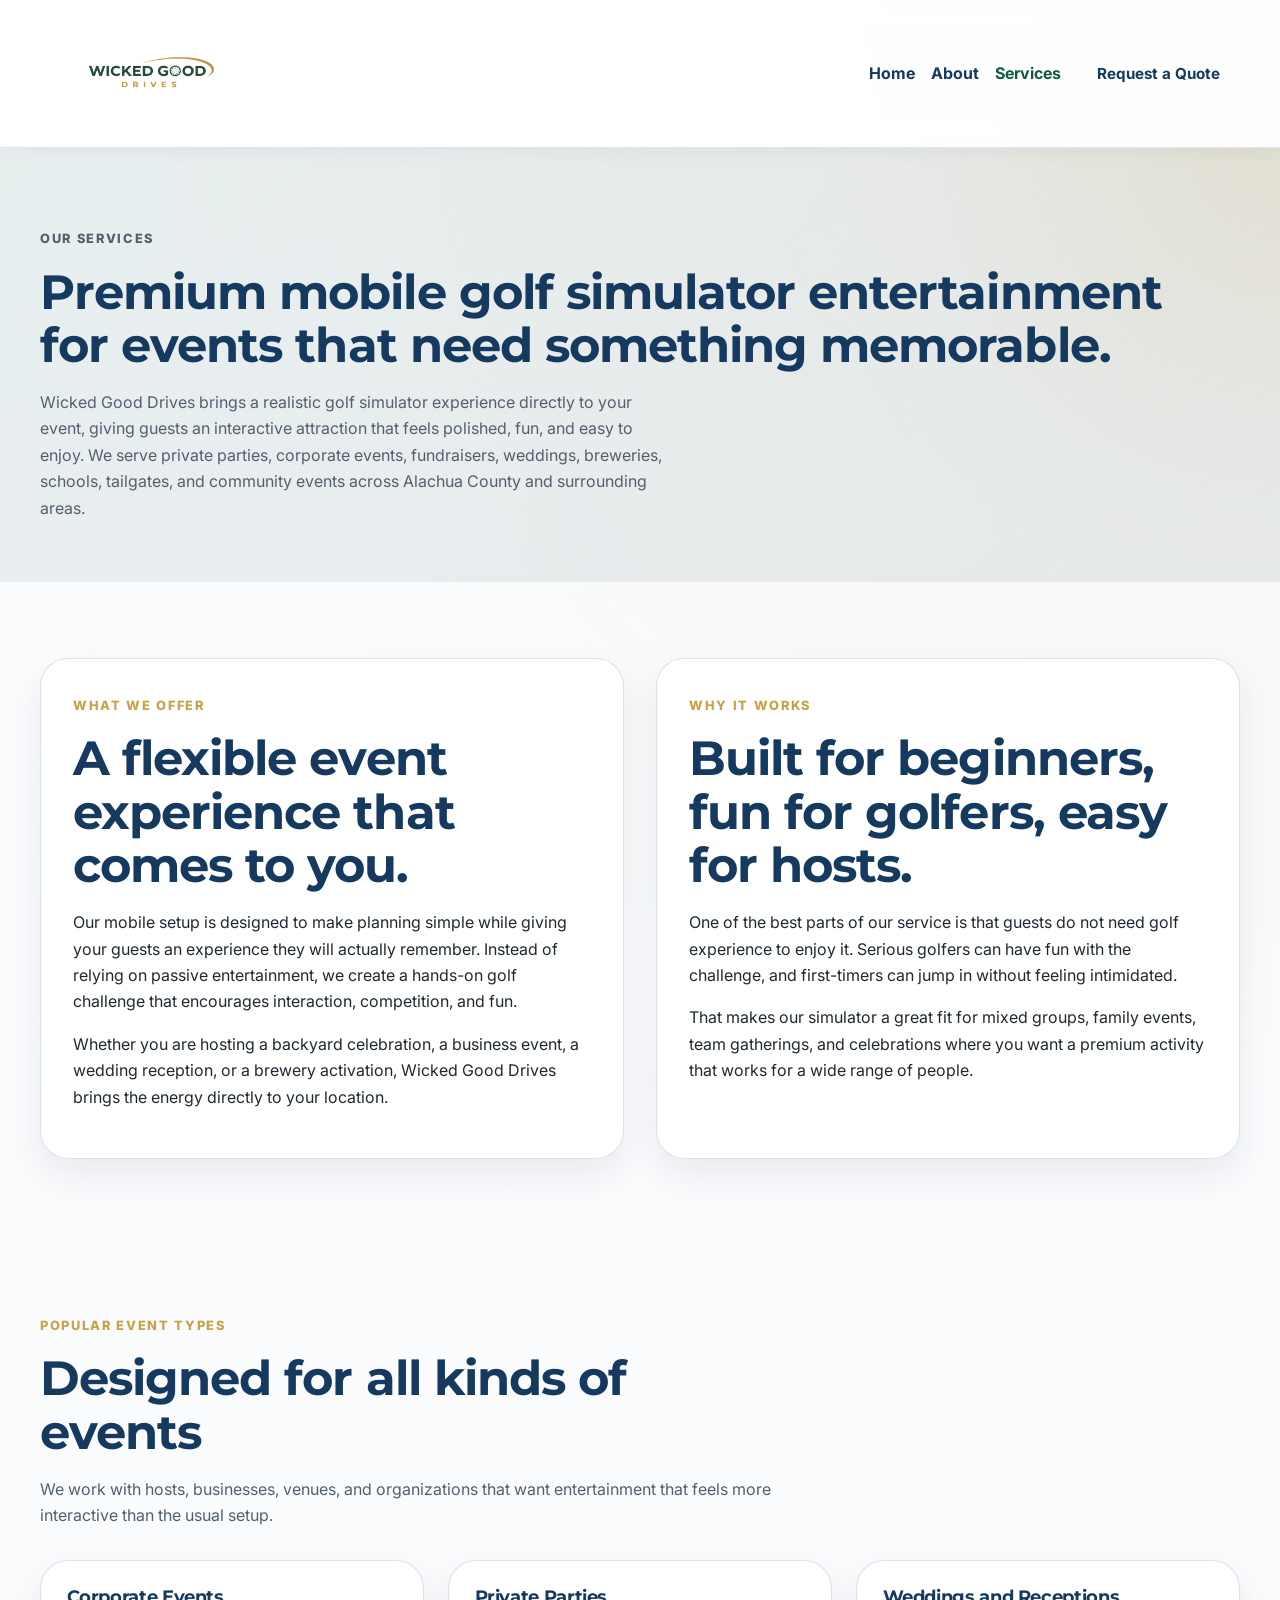
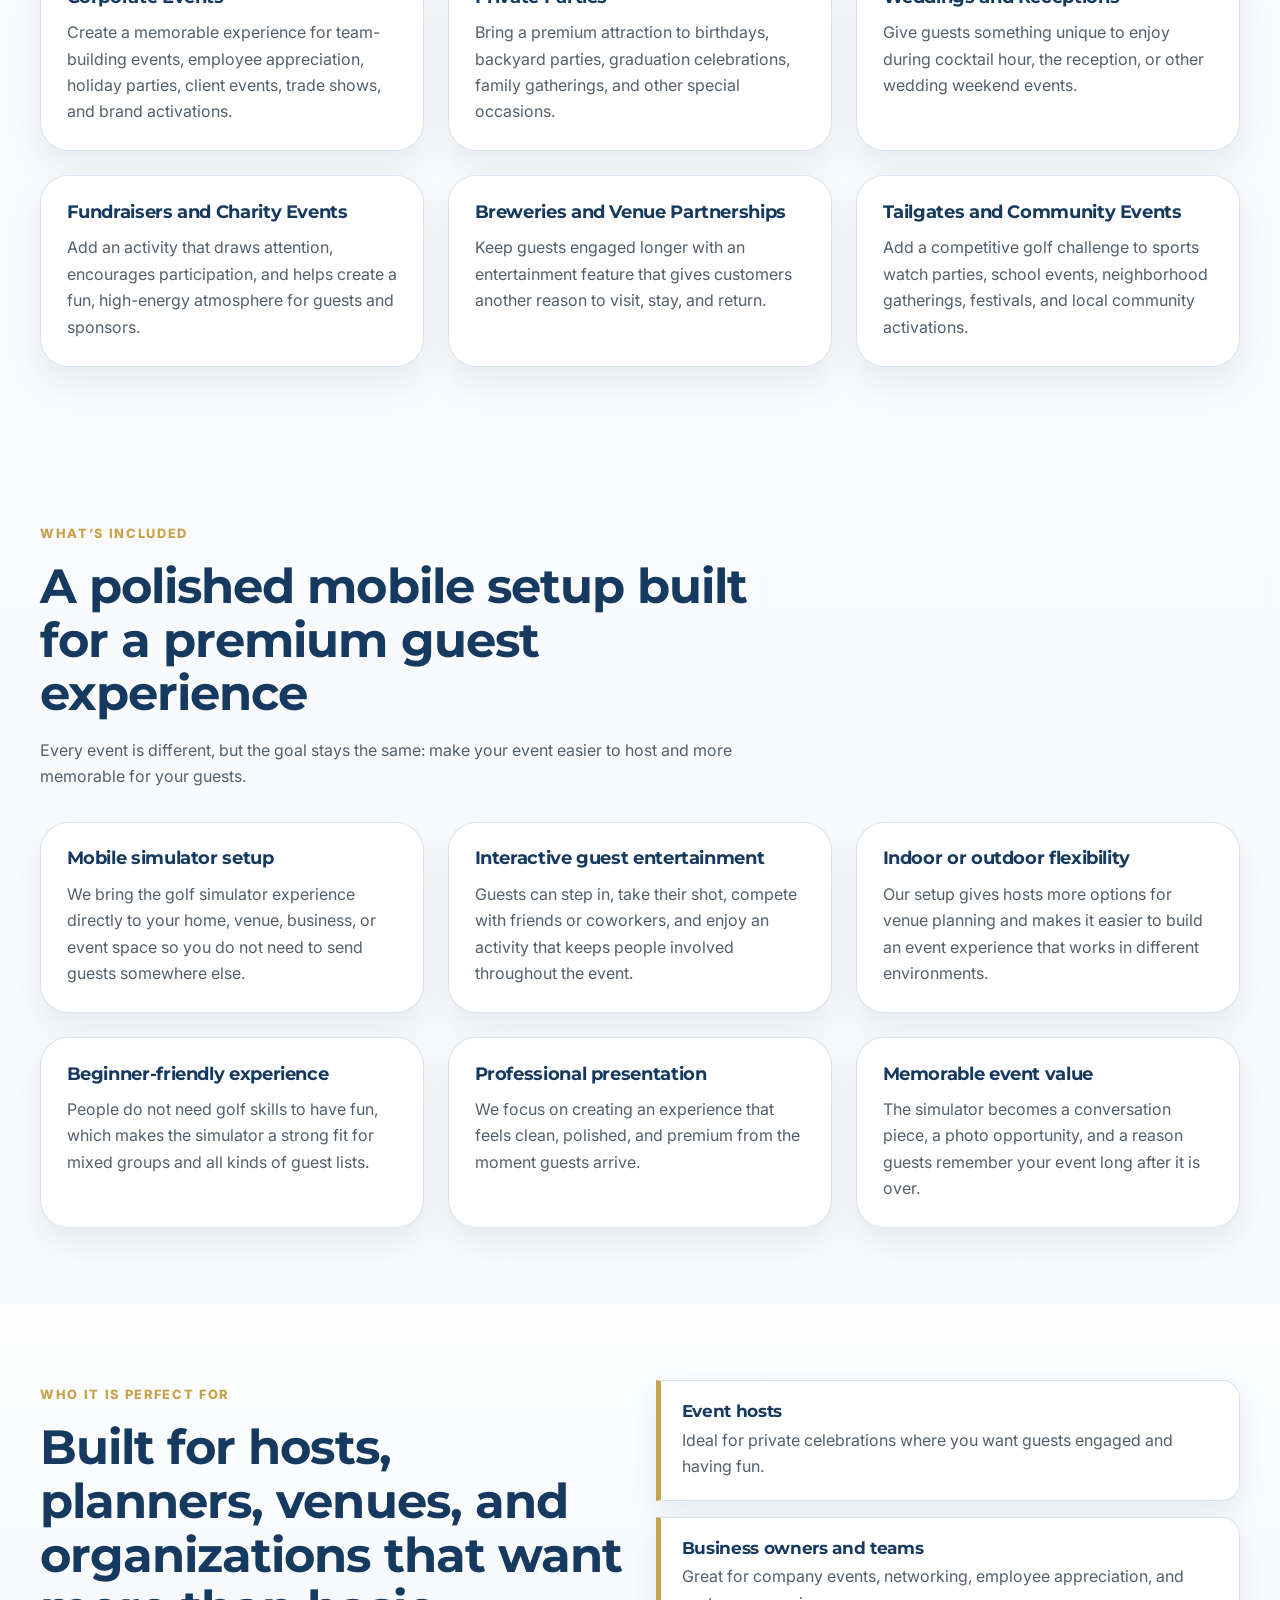
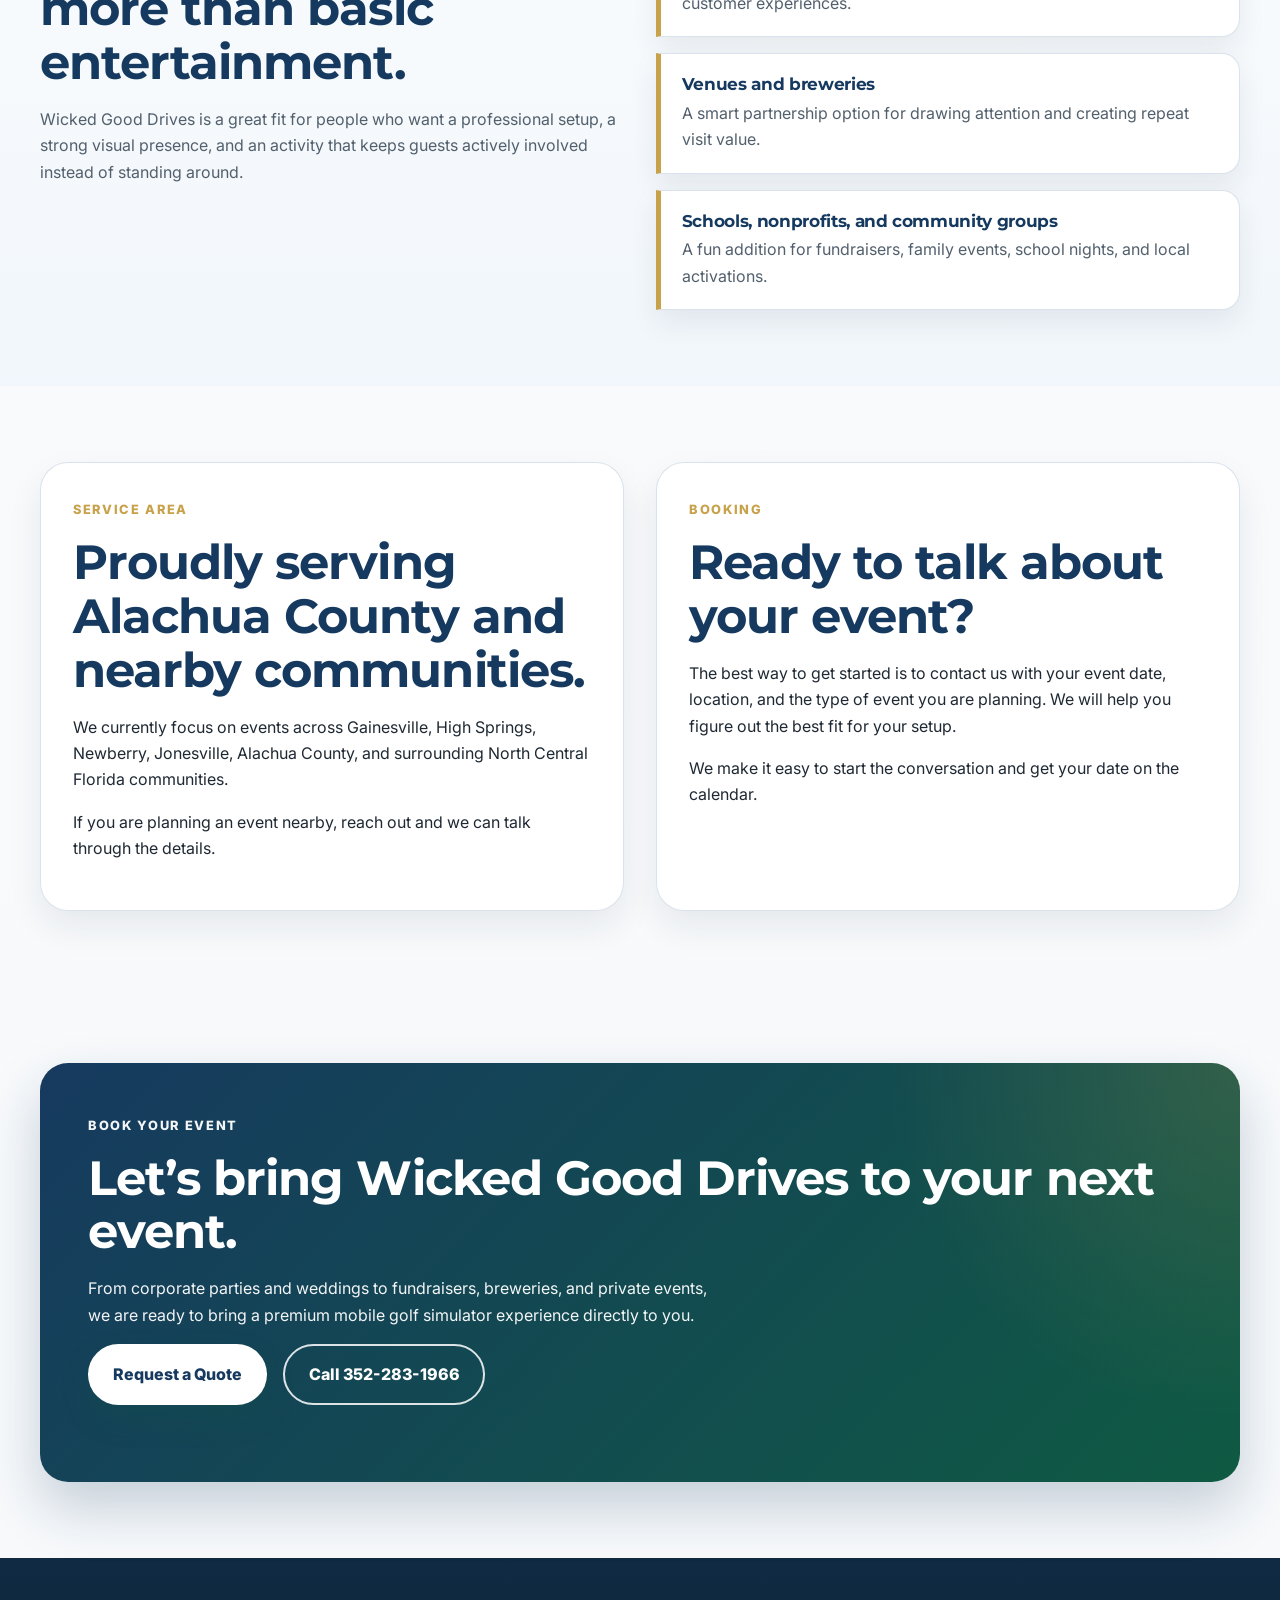
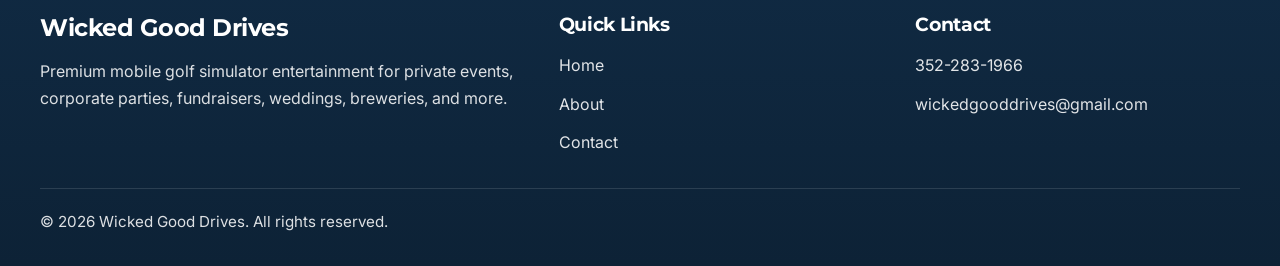
<file: services.html>
<!DOCTYPE html>
<html lang="en">
<head>
  <meta charset="UTF-8" />
  <meta
    name="viewport"
    content="width=device-width, initial-scale=1.0"
  />
  <title>Services | Wicked Good Drives</title>
  <meta
    name="description"
    content="Explore Wicked Good Drives mobile golf simulator services for corporate events, private parties, weddings, fundraisers, brewery activations, tailgates, and community events across Alachua County."
  />
  <meta name="author" content="Wicked Good Drives" />

  <meta property="og:title" content="Services | Wicked Good Drives" />
  <meta
    property="og:description"
    content="Premium mobile golf simulator entertainment for private events, corporate parties, weddings, fundraisers, breweries, and more."
  />
  <meta property="og:type" content="website" />
  <meta property="og:url" content="https://paper-airplane-companies.github.io/Wicked-Good-Drives/services.html" />

  <link rel="icon" type="image/png" href="assets/favicon.png" />
  <link rel="apple-touch-icon" href="assets/favicon.png" />

  <link rel="preconnect" href="https://fonts.googleapis.com" />
  <link rel="preconnect" href="https://fonts.gstatic.com" crossorigin />
  <link
    href="https://fonts.googleapis.com/css2?family=Inter:wght@400;500;600;700;800&family=Montserrat:wght@600;700;800&display=swap"
    rel="stylesheet"
  />

  <link rel="stylesheet" href="assets/css/styles.css" />
</head>
<body>
  <a class="skip-link" href="#main-content">Skip to content</a>

  <header class="site-header">
    <div class="container header-inner">
      <a href="index.html" class="logo" aria-label="Wicked Good Drives home">
        <img
          src="assets/logo.png"
          alt="Wicked Good Drives"
          style="width: 220px; max-width: 100%; height: auto; display: block;"
        />
      </a>

      <button
        class="nav-toggle"
        id="navToggle"
        aria-expanded="false"
        aria-controls="siteNav"
        aria-label="Open navigation menu"
        type="button"
      >
        <span></span>
        <span></span>
        <span></span>
      </button>

      <nav class="site-nav" id="siteNav" aria-label="Main navigation">
        <ul>
          <li><a href="index.html">Home</a></li>
          <li><a href="about.html">About</a></li>
          <li><a href="services.html" aria-current="page">Services</a></li>
          <li><a href="contact.html" class="button button-small">Request a Quote</a></li>
        </ul>
      </nav>
    </div>
  </header>

  <main id="main-content">
    <section class="page-hero">
      <div class="container">
        <p class="section-eyebrow">Our Services</p>
        <h1>Premium mobile golf simulator entertainment for events that need something memorable.</h1>
        <p>
          Wicked Good Drives brings a realistic golf simulator experience directly to your event,
          giving guests an interactive attraction that feels polished, fun, and easy to enjoy.
          We serve private parties, corporate events, fundraisers, weddings, breweries, schools,
          tailgates, and community events across Alachua County and surrounding areas.
        </p>
      </div>
    </section>

    <section class="content-section">
      <div class="container two-column">
        <div class="content-box">
          <p class="section-eyebrow">What we offer</p>
          <h2>A flexible event experience that comes to you.</h2>
          <p>
            Our mobile setup is designed to make planning simple while giving your guests an
            experience they will actually remember. Instead of relying on passive entertainment,
            we create a hands-on golf challenge that encourages interaction, competition, and fun.
          </p>
          <p>
            Whether you are hosting a backyard celebration, a business event, a wedding reception,
            or a brewery activation, Wicked Good Drives brings the energy directly to your location.
          </p>
        </div>

        <div class="content-box">
          <p class="section-eyebrow">Why it works</p>
          <h2>Built for beginners, fun for golfers, easy for hosts.</h2>
          <p>
            One of the best parts of our service is that guests do not need golf experience to
            enjoy it. Serious golfers can have fun with the challenge, and first-timers can jump
            in without feeling intimidated.
          </p>
          <p>
            That makes our simulator a great fit for mixed groups, family events, team gatherings,
            and celebrations where you want a premium activity that works for a wide range of people.
          </p>
        </div>
      </div>
    </section>

    <section class="section services-preview">
      <div class="container">
        <div class="section-heading">
          <p class="section-eyebrow">Popular event types</p>
          <h2>Designed for all kinds of events</h2>
          <p>
            We work with hosts, businesses, venues, and organizations that want entertainment
            that feels more interactive than the usual setup.
          </p>
        </div>

        <div class="card-grid">
          <article class="info-card">
            <h3>Corporate Events</h3>
            <p>
              Create a memorable experience for team-building events, employee appreciation,
              holiday parties, client events, trade shows, and brand activations.
            </p>
          </article>

          <article class="info-card">
            <h3>Private Parties</h3>
            <p>
              Bring a premium attraction to birthdays, backyard parties, graduation celebrations,
              family gatherings, and other special occasions.
            </p>
          </article>

          <article class="info-card">
            <h3>Weddings and Receptions</h3>
            <p>
              Give guests something unique to enjoy during cocktail hour, the reception, or
              other wedding weekend events.
            </p>
          </article>

          <article class="info-card">
            <h3>Fundraisers and Charity Events</h3>
            <p>
              Add an activity that draws attention, encourages participation, and helps create
              a fun, high-energy atmosphere for guests and sponsors.
            </p>
          </article>

          <article class="info-card">
            <h3>Breweries and Venue Partnerships</h3>
            <p>
              Keep guests engaged longer with an entertainment feature that gives customers
              another reason to visit, stay, and return.
            </p>
          </article>

          <article class="info-card">
            <h3>Tailgates and Community Events</h3>
            <p>
              Add a competitive golf challenge to sports watch parties, school events,
              neighborhood gatherings, festivals, and local community activations.
            </p>
          </article>
        </div>
      </div>
    </section>

    <section class="content-section">
      <div class="container">
        <div class="section-heading">
          <p class="section-eyebrow">What’s included</p>
          <h2>A polished mobile setup built for a premium guest experience</h2>
          <p>
            Every event is different, but the goal stays the same: make your event easier to host
            and more memorable for your guests.
          </p>
        </div>

        <div class="card-grid">
          <article class="info-card">
            <h3>Mobile simulator setup</h3>
            <p>
              We bring the golf simulator experience directly to your home, venue, business, or
              event space so you do not need to send guests somewhere else.
            </p>
          </article>

          <article class="info-card">
            <h3>Interactive guest entertainment</h3>
            <p>
              Guests can step in, take their shot, compete with friends or coworkers, and enjoy
              an activity that keeps people involved throughout the event.
            </p>
          </article>

          <article class="info-card">
            <h3>Indoor or outdoor flexibility</h3>
            <p>
              Our setup gives hosts more options for venue planning and makes it easier to build
              an event experience that works in different environments.
            </p>
          </article>

          <article class="info-card">
            <h3>Beginner-friendly experience</h3>
            <p>
              People do not need golf skills to have fun, which makes the simulator a strong fit
              for mixed groups and all kinds of guest lists.
            </p>
          </article>

          <article class="info-card">
            <h3>Professional presentation</h3>
            <p>
              We focus on creating an experience that feels clean, polished, and premium from
              the moment guests arrive.
            </p>
          </article>

          <article class="info-card">
            <h3>Memorable event value</h3>
            <p>
              The simulator becomes a conversation piece, a photo opportunity, and a reason guests
              remember your event long after it is over.
            </p>
          </article>
        </div>
      </div>
    </section>

    <section class="section features-section">
      <div class="container features-grid">
        <div class="feature-copy">
          <p class="section-eyebrow">Who it is perfect for</p>
          <h2>Built for hosts, planners, venues, and organizations that want more than basic entertainment.</h2>
          <p>
            Wicked Good Drives is a great fit for people who want a professional setup, a strong
            visual presence, and an activity that keeps guests actively involved instead of standing around.
          </p>
        </div>

        <div class="feature-list">
          <div class="feature-item">
            <h3>Event hosts</h3>
            <p>Ideal for private celebrations where you want guests engaged and having fun.</p>
          </div>
          <div class="feature-item">
            <h3>Business owners and teams</h3>
            <p>Great for company events, networking, employee appreciation, and customer experiences.</p>
          </div>
          <div class="feature-item">
            <h3>Venues and breweries</h3>
            <p>A smart partnership option for drawing attention and creating repeat visit value.</p>
          </div>
          <div class="feature-item">
            <h3>Schools, nonprofits, and community groups</h3>
            <p>A fun addition for fundraisers, family events, school nights, and local activations.</p>
          </div>
        </div>
      </div>
    </section>

    <section class="content-section">
      <div class="container two-column">
        <div class="content-box">
          <p class="section-eyebrow">Service area</p>
          <h2>Proudly serving Alachua County and nearby communities.</h2>
          <p>
            We currently focus on events across Gainesville, High Springs, Newberry, Jonesville,
            Alachua County, and surrounding North Central Florida communities.
          </p>
          <p>
            If you are planning an event nearby, reach out and we can talk through the details.
          </p>
        </div>

        <div class="content-box">
          <p class="section-eyebrow">Booking</p>
          <h2>Ready to talk about your event?</h2>
          <p>
            The best way to get started is to contact us with your event date, location, and the
            type of event you are planning. We will help you figure out the best fit for your setup.
          </p>
          <p>
            We make it easy to start the conversation and get your date on the calendar.
          </p>
        </div>
      </div>
    </section>

    <section class="section final-cta-section">
      <div class="container final-cta-box">
        <p class="section-eyebrow">Book your event</p>
        <h2>Let’s bring Wicked Good Drives to your next event.</h2>
        <p>
          From corporate parties and weddings to fundraisers, breweries, and private events,
          we are ready to bring a premium mobile golf simulator experience directly to you.
        </p>

        <div class="hero-actions">
          <a href="contact.html" class="button button-primary">Request a Quote</a>
          <a href="tel:13522831966" class="button button-secondary">Call 352-283-1966</a>
        </div>
      </div>
    </section>
  </main>

  <footer class="site-footer">
    <div class="container footer-grid">
      <div>
        <h2>Wicked Good Drives</h2>
        <p>
          Premium mobile golf simulator entertainment for private events, corporate parties,
          fundraisers, weddings, breweries, and more.
        </p>
      </div>

      <div>
        <h3>Quick Links</h3>
        <ul class="footer-links">
          <li><a href="index.html">Home</a></li>
          <li><a href="about.html">About</a></li>
          <li><a href="contact.html">Contact</a></li>
        </ul>
      </div>

      <div>
        <h3>Contact</h3>
        <ul class="footer-links">
          <li><a href="tel:13522831966">352-283-1966</a></li>
          <li><a href="mailto:wickedgooddrives@gmail.com">wickedgooddrives@gmail.com</a></li>
        </ul>
      </div>
    </div>

    <div class="container footer-bottom">
      <p>&copy; 2026 Wicked Good Drives. All rights reserved.</p>
    </div>
  </footer>

  <script src="assets/js/script.js"></script>
</body>
</html>
</file>
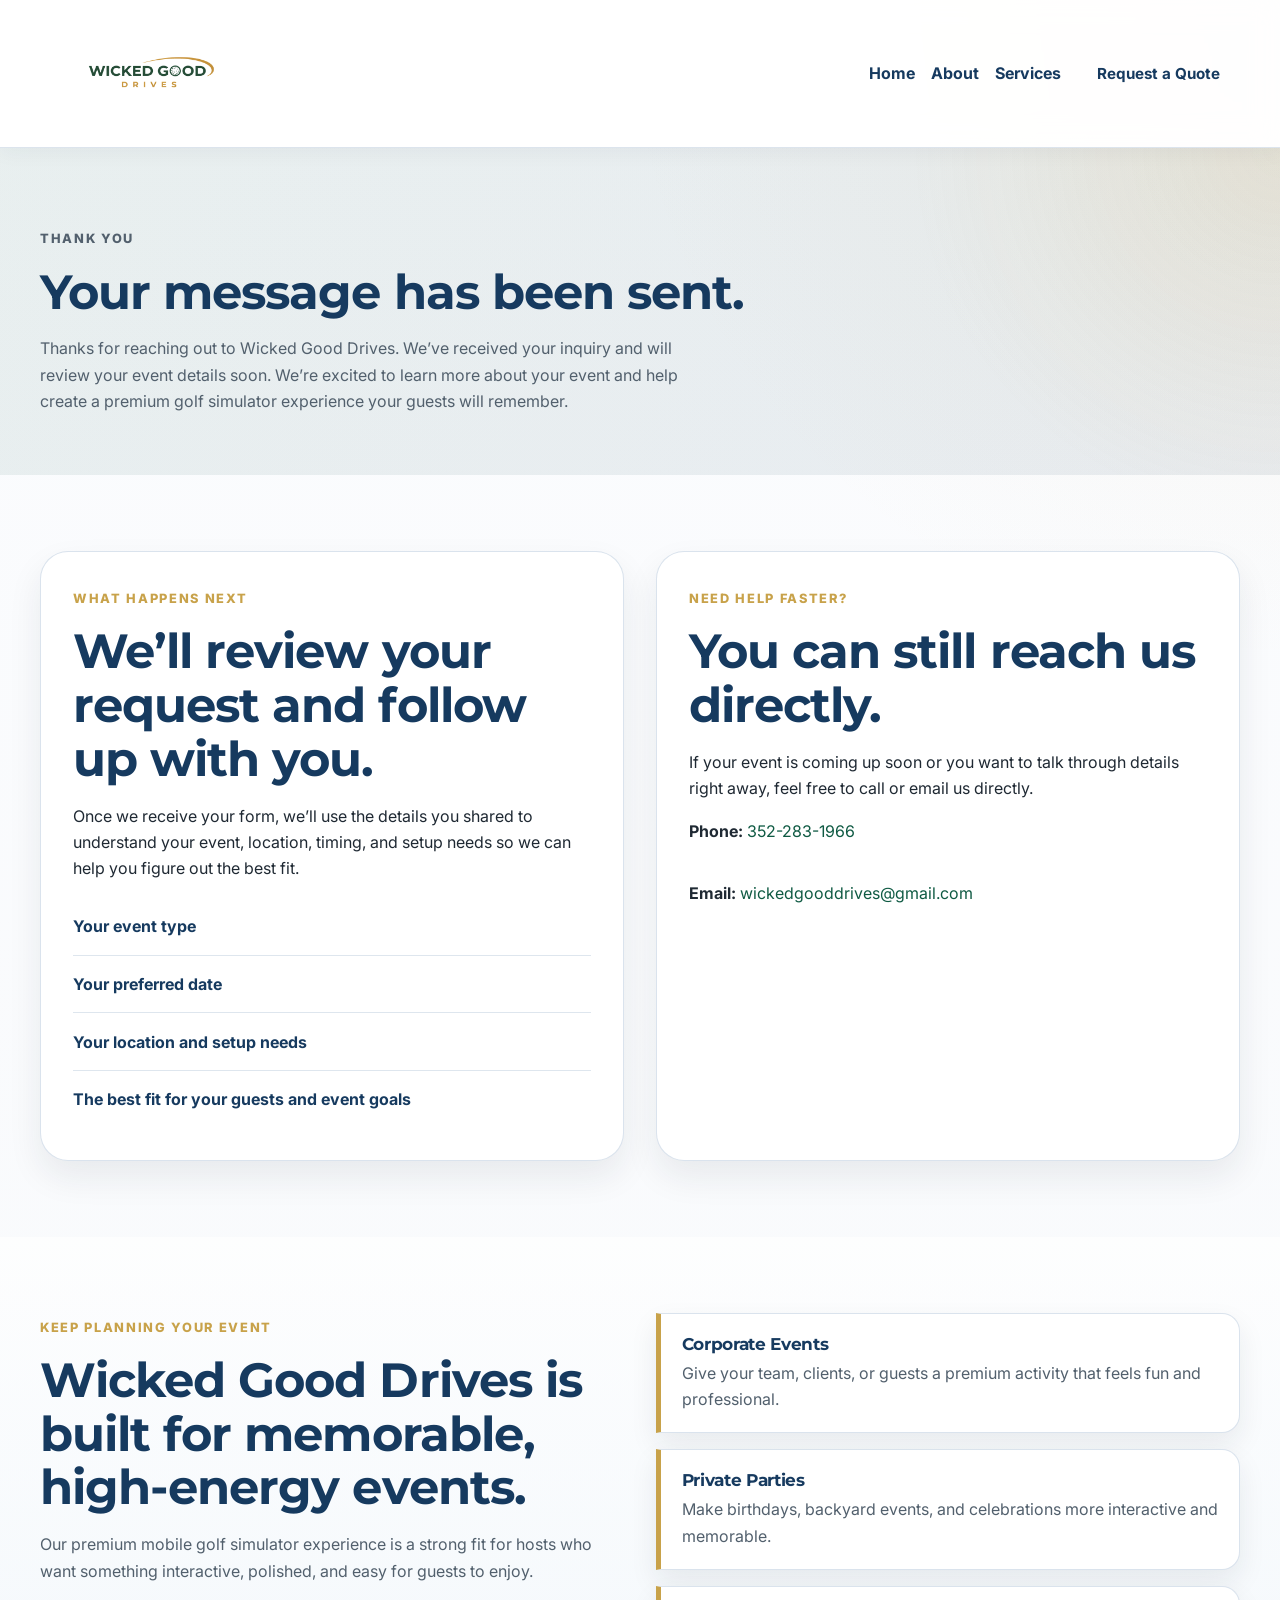
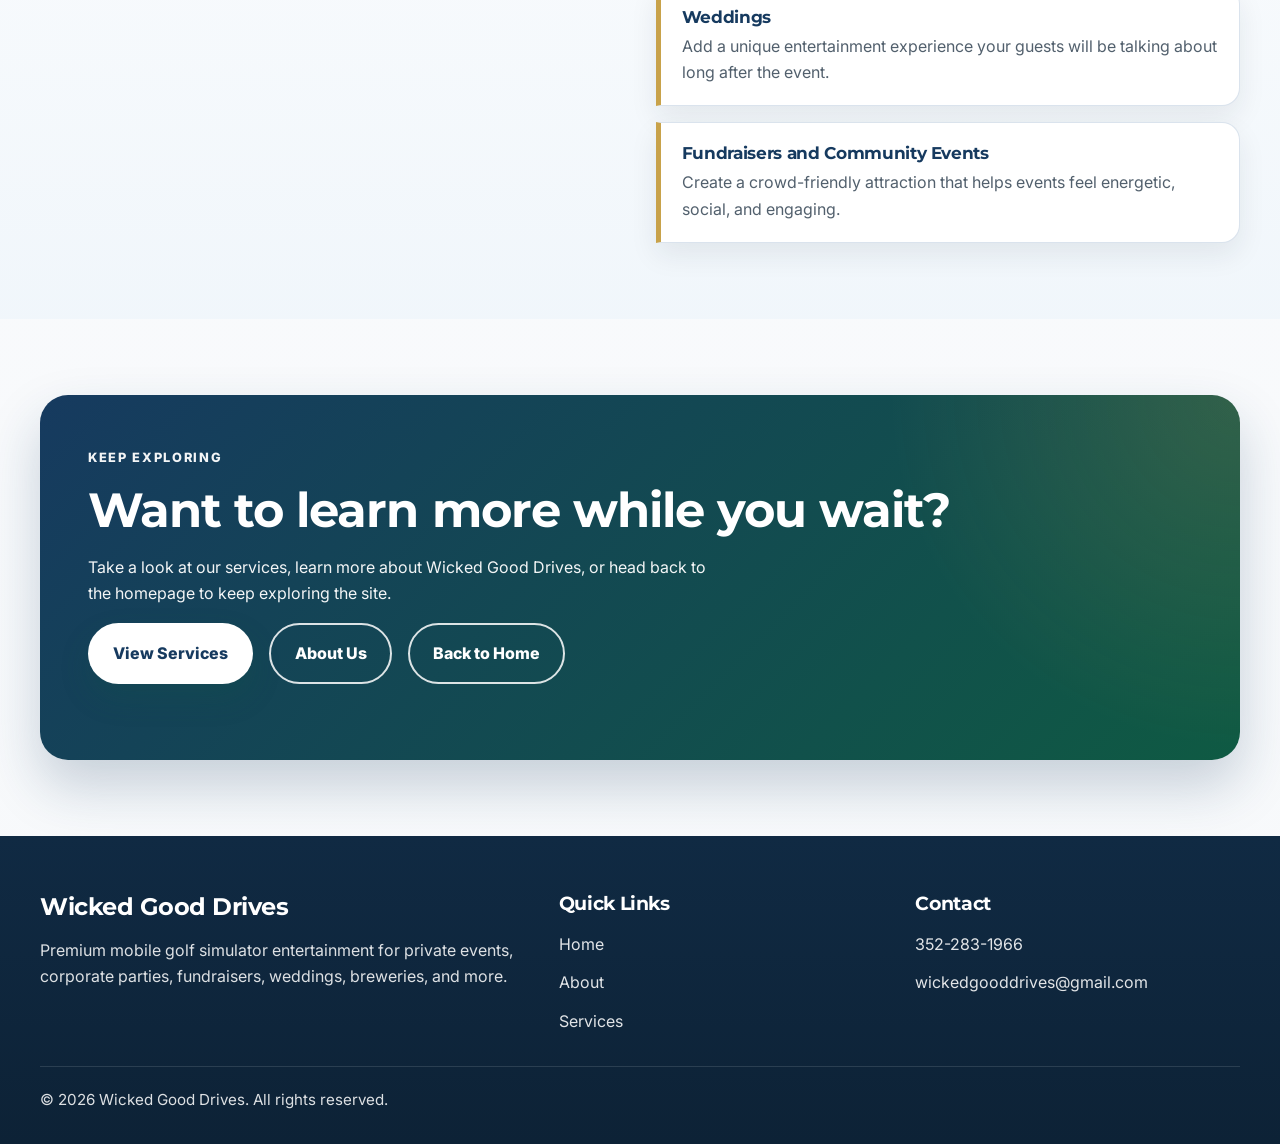
<file: thank-you.html>
<!DOCTYPE html>
<html lang="en">
<head>
  <meta charset="UTF-8" />
  <meta
    name="viewport"
    content="width=device-width, initial-scale=1.0"
  />
  <title>Thank You | Wicked Good Drives</title>
  <meta
    name="description"
    content="Thank you for contacting Wicked Good Drives. We’ve received your inquiry and will be in touch soon about your event."
  />
  <meta name="author" content="Wicked Good Drives" />

  <meta property="og:title" content="Thank You | Wicked Good Drives" />
  <meta
    property="og:description"
    content="Thanks for reaching out to Wicked Good Drives about your event."
  />
  <meta property="og:type" content="website" />
  <meta property="og:url" content="https://paper-airplane-companies.github.io/Wicked-Good-Drives/thank-you.html" />

  <link rel="icon" type="image/png" href="assets/favicon.png" />
  <link rel="apple-touch-icon" href="assets/favicon.png" />

  <link rel="preconnect" href="https://fonts.googleapis.com" />
  <link rel="preconnect" href="https://fonts.gstatic.com" crossorigin />
  <link
    href="https://fonts.googleapis.com/css2?family=Inter:wght@400;500;600;700;800&family=Montserrat:wght@600;700;800&display=swap"
    rel="stylesheet"
  />

  <link rel="stylesheet" href="assets/css/styles.css" />
</head>
<body>
  <a class="skip-link" href="#main-content">Skip to content</a>

  <header class="site-header">
    <div class="container header-inner">
      <a href="index.html" class="logo" aria-label="Wicked Good Drives home">
        <img
          src="assets/logo.png"
          alt="Wicked Good Drives"
          style="width: 220px; max-width: 100%; height: auto; display: block;"
        />
      </a>

      <button
        class="nav-toggle"
        id="navToggle"
        aria-expanded="false"
        aria-controls="siteNav"
        aria-label="Open navigation menu"
        type="button"
      >
        <span></span>
        <span></span>
        <span></span>
      </button>

      <nav class="site-nav" id="siteNav" aria-label="Main navigation">
        <ul>
          <li><a href="index.html">Home</a></li>
          <li><a href="about.html">About</a></li>
          <li><a href="services.html">Services</a></li>
          <li><a href="contact.html" class="button button-small">Request a Quote</a></li>
        </ul>
      </nav>
    </div>
  </header>

  <main id="main-content">
    <section class="page-hero">
      <div class="container">
        <p class="section-eyebrow">Thank You</p>
        <h1>Your message has been sent.</h1>
        <p>
          Thanks for reaching out to Wicked Good Drives. We’ve received your inquiry and will
          review your event details soon. We’re excited to learn more about your event and help
          create a premium golf simulator experience your guests will remember.
        </p>
      </div>
    </section>

    <section class="content-section">
      <div class="container two-column">
        <div class="content-box">
          <p class="section-eyebrow">What happens next</p>
          <h2>We’ll review your request and follow up with you.</h2>
          <p>
            Once we receive your form, we’ll use the details you shared to understand your event,
            location, timing, and setup needs so we can help you figure out the best fit.
          </p>
          <ul class="service-area-list">
            <li>Your event type</li>
            <li>Your preferred date</li>
            <li>Your location and setup needs</li>
            <li>The best fit for your guests and event goals</li>
          </ul>
        </div>

        <div class="content-box">
          <p class="section-eyebrow">Need help faster?</p>
          <h2>You can still reach us directly.</h2>
          <p>
            If your event is coming up soon or you want to talk through details right away,
            feel free to call or email us directly.
          </p>
          <div class="stack">
            <p><strong>Phone:</strong> <a href="tel:13522831966">352-283-1966</a></p>
            <p><strong>Email:</strong> <a href="mailto:wickedgooddrives@gmail.com">wickedgooddrives@gmail.com</a></p>
          </div>
        </div>
      </div>
    </section>

    <section class="section features-section">
      <div class="container features-grid">
        <div class="feature-copy">
          <p class="section-eyebrow">Keep planning your event</p>
          <h2>Wicked Good Drives is built for memorable, high-energy events.</h2>
          <p>
            Our premium mobile golf simulator experience is a strong fit for hosts who want
            something interactive, polished, and easy for guests to enjoy.
          </p>
        </div>

        <div class="feature-list">
          <div class="feature-item">
            <h3>Corporate Events</h3>
            <p>Give your team, clients, or guests a premium activity that feels fun and professional.</p>
          </div>
          <div class="feature-item">
            <h3>Private Parties</h3>
            <p>Make birthdays, backyard events, and celebrations more interactive and memorable.</p>
          </div>
          <div class="feature-item">
            <h3>Weddings</h3>
            <p>Add a unique entertainment experience your guests will be talking about long after the event.</p>
          </div>
          <div class="feature-item">
            <h3>Fundraisers and Community Events</h3>
            <p>Create a crowd-friendly attraction that helps events feel energetic, social, and engaging.</p>
          </div>
        </div>
      </div>
    </section>

    <section class="section final-cta-section">
      <div class="container final-cta-box">
        <p class="section-eyebrow">Keep exploring</p>
        <h2>Want to learn more while you wait?</h2>
        <p>
          Take a look at our services, learn more about Wicked Good Drives, or head back to the
          homepage to keep exploring the site.
        </p>

        <div class="hero-actions">
          <a href="services.html" class="button button-primary">View Services</a>
          <a href="about.html" class="button button-secondary">About Us</a>
          <a href="index.html" class="button button-secondary">Back to Home</a>
        </div>
      </div>
    </section>
  </main>

  <footer class="site-footer">
    <div class="container footer-grid">
      <div>
        <h2>Wicked Good Drives</h2>
        <p>
          Premium mobile golf simulator entertainment for private events, corporate parties,
          fundraisers, weddings, breweries, and more.
        </p>
      </div>

      <div>
        <h3>Quick Links</h3>
        <ul class="footer-links">
          <li><a href="index.html">Home</a></li>
          <li><a href="about.html">About</a></li>
          <li><a href="services.html">Services</a></li>
        </ul>
      </div>

      <div>
        <h3>Contact</h3>
        <ul class="footer-links">
          <li><a href="tel:13522831966">352-283-1966</a></li>
          <li><a href="mailto:wickedgooddrives@gmail.com">wickedgooddrives@gmail.com</a></li>
        </ul>
      </div>
    </div>

    <div class="container footer-bottom">
      <p>&copy; 2026 Wicked Good Drives. All rights reserved.</p>
    </div>
  </footer>

  <script src="assets/js/script.js"></script>
</body>
</html>
</file>
<file: assets/css/styles.css>
:root {
  --color-primary: #0F5A43;
  --color-primary-dark: #0B4634;
  --color-secondary: #163A5F;
  --color-secondary-dark: #102B47;
  --color-accent: #C8A24A;
  --color-accent-soft: #F4E9C9;
  --color-text: #1F2933;
  --color-text-light: #52606D;
  --color-heading: #163A5F;
  --color-bg: #F7F9FB;
  --color-surface: #FFFFFF;
  --color-surface-alt: #EEF3F7;
  --color-border: #D9E2EC;
  --color-shadow: rgba(31, 41, 51, 0.08);
  --color-shadow-strong: rgba(31, 41, 51, 0.16);

  --font-heading: "Montserrat", Arial, sans-serif;
  --font-body: "Inter", Arial, sans-serif;

  --max-width: 1200px;
  --radius-small: 10px;
  --radius-medium: 18px;
  --radius-large: 28px;

  --transition: 0.25s ease;
}

*,
*::before,
*::after {
  box-sizing: border-box;
}

html {
  scroll-behavior: smooth;
}

body {
  margin: 0;
  font-family: var(--font-body);
  background:
    radial-gradient(circle at top right, rgba(200, 162, 74, 0.08), transparent 22%),
    linear-gradient(180deg, #FBFCFE 0%, var(--color-bg) 100%);
  color: var(--color-text);
  line-height: 1.65;
}

img {
  max-width: 100%;
  display: block;
}

a {
  color: var(--color-primary);
  text-decoration: none;
  transition:
    color var(--transition),
    background-color var(--transition),
    border-color var(--transition),
    transform var(--transition),
    box-shadow var(--transition),
    opacity var(--transition);
}

a:hover {
  color: var(--color-secondary);
}

ul {
  margin: 0;
  padding: 0;
}

p,
h1,
h2,
h3,
h4 {
  margin-top: 0;
}

p {
  margin-bottom: 1rem;
}

h1,
h2,
h3,
h4 {
  font-family: var(--font-heading);
  color: var(--color-heading);
  line-height: 1.12;
  letter-spacing: -0.02em;
}

section {
  position: relative;
}

.container {
  width: min(100% - 2rem, var(--max-width));
  margin: 0 auto;
}

.skip-link {
  position: absolute;
  top: -50px;
  left: 1rem;
  background: var(--color-primary);
  color: #FFFFFF;
  padding: 0.75rem 1rem;
  border-radius: var(--radius-small);
  z-index: 1000;
}

.skip-link:focus {
  top: 1rem;
}

/* Header */

.site-header {
  background: rgba(255, 255, 255, 0.88);
  border-bottom: 1px solid rgba(217, 226, 236, 0.9);
  position: sticky;
  top: 0;
  z-index: 100;
  backdrop-filter: blur(14px);
  box-shadow: 0 6px 18px rgba(16, 42, 67, 0.04);
}

.header-inner {
  display: flex;
  align-items: center;
  justify-content: space-between;
  gap: 1.25rem;
  min-height: 84px;
}

.logo {
  display: inline-flex;
  flex-direction: column;
  gap: 0.12rem;
  color: var(--color-heading);
}

.logo:hover {
  color: var(--color-heading);
}

.logo-main {
  font-family: var(--font-heading);
  font-size: 1.28rem;
  font-weight: 800;
  letter-spacing: -0.02em;
}

.logo-sub {
  font-size: 0.74rem;
  color: var(--color-text-light);
  text-transform: uppercase;
  letter-spacing: 0.11em;
  font-weight: 700;
}

.site-nav ul {
  list-style: none;
  display: flex;
  align-items: center;
  gap: 1rem;
}

.site-nav a {
  font-weight: 700;
  color: var(--color-heading);
}

.site-nav a:hover,
.site-nav a[aria-current="page"] {
  color: var(--color-primary);
}

.nav-toggle {
  display: none;
  border: 0;
  background: transparent;
  padding: 0.25rem;
  cursor: pointer;
}

.nav-toggle span {
  display: block;
  width: 26px;
  height: 3px;
  margin: 5px 0;
  background: var(--color-heading);
  border-radius: 99px;
}

/* Buttons */

.button {
  display: inline-flex;
  align-items: center;
  justify-content: center;
  text-align: center;
  padding: 0.96rem 1.45rem;
  border-radius: 999px;
  font-weight: 800;
  border: 2px solid transparent;
  cursor: pointer;
  transition:
    transform var(--transition),
    box-shadow var(--transition),
    background-color var(--transition),
    color var(--transition),
    border-color var(--transition);
}

.button:hover {
  transform: translateY(-2px);
}

.button-primary {
  background: linear-gradient(135deg, var(--color-primary), #12684d);
  color: #FFFFFF;
  box-shadow: 0 14px 30px rgba(15, 90, 67, 0.2);
}

.button-primary:hover {
  background: linear-gradient(135deg, var(--color-primary-dark), var(--color-primary));
  color: #FFFFFF;
  box-shadow: 0 16px 34px rgba(15, 90, 67, 0.24);
}

.button-secondary {
  background: #FFFFFF;
  color: var(--color-secondary);
  border-color: rgba(22, 58, 95, 0.16);
  box-shadow: 0 10px 22px rgba(22, 58, 95, 0.08);
}

.button-secondary:hover {
  background: var(--color-secondary);
  color: #FFFFFF;
  border-color: var(--color-secondary);
}

.button-small {
  padding: 0.72rem 1.12rem;
  font-size: 0.95rem;
}

/* Hero */

.hero {
  padding: 5.75rem 0 4.25rem;
}

.hero-home-upgrade {
  background:
    radial-gradient(circle at top right, rgba(200, 162, 74, 0.14), transparent 30%),
    radial-gradient(circle at top left, rgba(15, 90, 67, 0.12), transparent 32%),
    linear-gradient(180deg, #FCFDFE 0%, #F7F9FB 60%, #EEF4F8 100%);
}

.hero-home-grid {
  display: grid;
  grid-template-columns: 1fr;
  gap: 2rem;
  align-items: center;
}

.hero-copy {
  max-width: 880px;
}

.eyebrow,
.section-eyebrow {
  display: inline-block;
  font-size: 0.8rem;
  text-transform: uppercase;
  letter-spacing: 0.13em;
  font-weight: 800;
  color: var(--color-accent);
  margin-bottom: 1rem;
}

.hero-home-title {
  font-size: clamp(2.8rem, 5vw, 5rem);
  margin-bottom: 1rem;
  max-width: 11ch;
  text-shadow:
    0 1px 0 rgba(255, 255, 255, 0.5),
    0 10px 22px rgba(22, 58, 95, 0.08);
}

.hero-text {
  max-width: 64ch;
  font-size: 1.08rem;
  color: var(--color-text-light);
  margin-bottom: 1.85rem;
}

.hero-actions {
  display: flex;
  flex-wrap: wrap;
  gap: 1rem;
  margin-bottom: 1.8rem;
}

.hero-highlights {
  list-style: none;
  display: flex;
  flex-wrap: wrap;
  gap: 0.85rem;
}

.hero-highlights li {
  background: rgba(255, 255, 255, 0.92);
  border: 1px solid rgba(217, 226, 236, 0.95);
  border-radius: 999px;
  padding: 0.82rem 1rem;
  font-weight: 600;
  color: var(--color-heading);
  box-shadow: 0 8px 20px var(--color-shadow);
}

.hero-showcase {
  display: none;
}

.hero-showcase-card {
  background: linear-gradient(180deg, #FFFFFF, #F6F9FC);
  border: 1px solid rgba(217, 226, 236, 0.95);
  border-radius: 28px;
  padding: 1.4rem;
  box-shadow: 0 24px 50px var(--color-shadow-strong);
}

.hero-showcase-top {
  display: flex;
  flex-wrap: wrap;
  gap: 0.75rem;
  margin-bottom: 1rem;
}

.hero-chip {
  display: inline-flex;
  align-items: center;
  border-radius: 999px;
  padding: 0.55rem 0.9rem;
  background: rgba(15, 90, 67, 0.1);
  color: var(--color-primary);
  font-size: 0.85rem;
  font-weight: 700;
}

.hero-chip-outline {
  background: rgba(22, 58, 95, 0.08);
  color: var(--color-secondary);
}

.hero-screen {
  min-height: 300px;
  border-radius: 24px;
  background:
    linear-gradient(180deg, rgba(15, 90, 67, 0.16), rgba(22, 58, 95, 0.12)),
    linear-gradient(135deg, #173E33, #163A5F);
  position: relative;
  overflow: hidden;
  margin-bottom: 1rem;
}

.hero-screen-glow {
  position: absolute;
  width: 220px;
  height: 220px;
  background: radial-gradient(circle, rgba(200, 162, 74, 0.35) 0%, transparent 70%);
  top: -30px;
  right: -30px;
}

.hero-screen-lines {
  position: absolute;
  inset: 0;
  background-image:
    linear-gradient(rgba(255,255,255,0.06) 1px, transparent 1px),
    linear-gradient(90deg, rgba(255,255,255,0.06) 1px, transparent 1px);
  background-size: 36px 36px;
  opacity: 0.45;
}

.hero-screen-content {
  position: absolute;
  left: 2rem;
  right: 2rem;
  bottom: 2rem;
  color: #FFFFFF;
}

.hero-screen-content p {
  margin-bottom: 0.55rem;
  color: rgba(255,255,255,0.88);
  font-weight: 600;
  text-transform: uppercase;
  letter-spacing: 0.08em;
  font-size: 0.84rem;
}

.hero-screen-content h2 {
  color: #FFFFFF;
  font-size: clamp(1.7rem, 3vw, 2.3rem);
  margin-bottom: 0;
  max-width: 10ch;
  text-shadow:
    0 1px 0 rgba(255,255,255,0.12),
    0 8px 18px rgba(0,0,0,0.18);
}

.hero-stats {
  display: grid;
  grid-template-columns: repeat(3, 1fr);
  gap: 0.85rem;
}

.hero-stat {
  background: rgba(255, 255, 255, 0.9);
  border: 1px solid rgba(217, 226, 236, 0.92);
  border-radius: 18px;
  padding: 1rem;
  text-align: center;
  box-shadow: 0 10px 22px rgba(22, 58, 95, 0.08);
}

.hero-stat-title {
  display: block;
  font-family: var(--font-heading);
  font-size: 1.15rem;
  font-weight: 800;
  color: var(--color-secondary);
}

.hero-stat-label {
  display: block;
  font-size: 0.82rem;
  color: var(--color-text-light);
  margin-top: 0.15rem;
  text-transform: uppercase;
  letter-spacing: 0.08em;
  font-weight: 700;
}

/* Proof strip */

.proof-strip {
  margin-top: -1rem;
  padding: 0 0 2.25rem;
}

.proof-strip-grid {
  display: grid;
  grid-template-columns: 1.15fr 1fr 1fr 1fr;
  gap: 1rem;
  align-items: stretch;
}

.proof-strip-intro,
.proof-card {
  background: rgba(255, 255, 255, 0.95);
  border: 1px solid rgba(217, 226, 236, 0.95);
  border-radius: 24px;
  padding: 1.45rem;
  box-shadow: 0 16px 32px var(--color-shadow);
}

.proof-label {
  margin-bottom: 0.75rem;
  color: var(--color-primary);
  font-size: 0.8rem;
  font-weight: 800;
  letter-spacing: 0.1em;
  text-transform: uppercase;
}

.proof-title {
  margin-bottom: 0;
  font-size: clamp(1.5rem, 2.5vw, 2.2rem);
  line-height: 1.14;
  text-shadow:
    0 1px 0 rgba(255, 255, 255, 0.55),
    0 8px 18px rgba(22, 58, 95, 0.08);
}

.proof-card-kicker {
  display: inline-block;
  margin-bottom: 0.75rem;
  color: var(--color-accent);
  font-size: 0.8rem;
  font-weight: 800;
  letter-spacing: 0.08em;
  text-transform: uppercase;
}

.proof-card p {
  margin-bottom: 0;
  color: var(--color-text-light);
}

/* Sections */

.section,
.content-section {
  padding: 4.75rem 0;
}

.section-intro,
.section-heading {
  max-width: 760px;
}

.section-heading {
  margin-bottom: 2rem;
}

.section-heading p:last-child,
.section-intro p:last-child,
.feature-copy p:last-child {
  color: var(--color-text-light);
}

.section-intro h2,
.section-heading h2,
.feature-copy h2,
.final-cta-box h2,
.content-box h2,
.page-hero h1 {
  font-size: clamp(2rem, 4vw, 3rem);
  margin-bottom: 1rem;
}

/* Cards / boxes */

.content-box,
.form-card,
.info-card,
.trust-item {
  background: var(--color-surface);
  border: 1px solid rgba(217, 226, 236, 0.95);
  border-radius: var(--radius-large);
  box-shadow: 0 16px 34px var(--color-shadow);
}

.content-box,
.form-card {
  padding: 2rem;
}

.card-grid {
  display: grid;
  grid-template-columns: repeat(3, 1fr);
  gap: 1.5rem;
}

.info-card {
  padding: 1.6rem;
  transition:
    transform var(--transition),
    box-shadow var(--transition),
    border-color var(--transition);
}

.info-card:hover {
  transform: translateY(-4px);
  box-shadow: 0 22px 38px var(--color-shadow-strong);
  border-color: rgba(200, 162, 74, 0.5);
}

.info-card h3 {
  margin-bottom: 0.75rem;
  font-size: 1.14rem;
}

.info-card p {
  margin-bottom: 0;
  color: var(--color-text-light);
}

.two-column {
  display: grid;
  grid-template-columns: 1fr 1fr;
  gap: 2rem;
}

.stack {
  display: grid;
  gap: 1.25rem;
}

/* Section variations */

.features-section {
  background: linear-gradient(180deg, rgba(255, 255, 255, 0.68), rgba(240, 246, 251, 0.94));
}

.features-grid {
  display: grid;
  grid-template-columns: 1fr 1fr;
  gap: 2rem;
  align-items: start;
}

.feature-list {
  display: grid;
  gap: 1rem;
}

.feature-item {
  background: var(--color-surface);
  border: 1px solid rgba(217, 226, 236, 0.95);
  border-left: 5px solid var(--color-accent);
  border-radius: 0 var(--radius-medium) var(--radius-medium) 0;
  padding: 1.25rem 1.3rem;
  box-shadow: 0 12px 28px var(--color-shadow);
}

.feature-item h3 {
  margin-bottom: 0.4rem;
  font-size: 1.08rem;
}

.feature-item p {
  margin-bottom: 0;
  color: var(--color-text-light);
}

.section-cta {
  margin-top: 2rem;
}

/* Service area lists */

.service-area-list {
  list-style: none;
  margin-top: 0.5rem;
}

.service-area-list li {
  padding: 0.95rem 0;
  border-bottom: 1px solid rgba(217, 226, 236, 0.85);
  font-weight: 700;
  color: var(--color-heading);
}

.service-area-list li:last-child {
  border-bottom: 0;
}

/* Page hero */

.page-hero {
  padding: 4.8rem 0 2.8rem;
  background:
    radial-gradient(circle at top right, rgba(200, 162, 74, 0.12), transparent 28%),
    linear-gradient(135deg, rgba(15, 90, 67, 0.08), rgba(22, 58, 95, 0.08));
}

.page-hero p {
  max-width: 64ch;
  color: var(--color-text-light);
}

/* Form */

.form-group {
  margin-bottom: 1.2rem;
}

.form-group label {
  display: block;
  font-weight: 700;
  margin-bottom: 0.45rem;
  color: var(--color-heading);
}

.form-group input,
.form-group textarea,
.form-group select {
  width: 100%;
  border: 1px solid var(--color-border);
  border-radius: 14px;
  padding: 0.95rem 1rem;
  font: inherit;
  color: var(--color-text);
  background: #FFFFFF;
  transition:
    border-color var(--transition),
    box-shadow var(--transition),
    outline var(--transition);
}

.form-group textarea {
  min-height: 150px;
  resize: vertical;
}

.form-group input:focus,
.form-group textarea:focus,
.form-group select:focus {
  outline: none;
  border-color: var(--color-accent);
  box-shadow: 0 0 0 4px rgba(200, 162, 74, 0.14);
}

[data-fs-success],
[data-fs-error] {
  display: none;
  margin-bottom: 1rem;
  padding: 0.95rem 1rem;
  border-radius: 14px;
  font-weight: 600;
}

[data-fs-success] {
  background: rgba(15, 90, 67, 0.08);
  color: var(--color-primary);
  border: 1px solid rgba(15, 90, 67, 0.16);
}

[data-fs-error] {
  background: rgba(198, 40, 40, 0.08);
  color: #8A1C1C;
  border: 1px solid rgba(198, 40, 40, 0.16);
}

/* Final CTA */

.final-cta-box {
  background:
    radial-gradient(circle at top right, rgba(200, 162, 74, 0.18), transparent 28%),
    linear-gradient(135deg, var(--color-secondary), var(--color-primary));
  color: #FFFFFF;
  border-radius: var(--radius-large);
  padding: 3rem;
  box-shadow: 0 26px 54px rgba(22, 58, 95, 0.22);
}

.final-cta-box h2,
.final-cta-box .section-eyebrow,
.final-cta-box p {
  color: #FFFFFF;
}

.final-cta-box p {
  max-width: 62ch;
  opacity: 0.95;
}

.final-cta-box .button-primary {
  background: #FFFFFF;
  color: var(--color-secondary);
}

.final-cta-box .button-primary:hover {
  background: var(--color-accent-soft);
  color: var(--color-secondary);
}

.final-cta-box .button-secondary {
  border-color: rgba(255, 255, 255, 0.85);
  color: #FFFFFF;
  background: transparent;
  box-shadow: none;
}

.final-cta-box .button-secondary:hover {
  background: #FFFFFF;
  color: var(--color-secondary);
}

/* Footer */

.site-footer {
  background:
    linear-gradient(180deg, #102A43 0%, #0D2236 100%);
  color: rgba(255, 255, 255, 0.86);
  padding-top: 3.6rem;
}

.site-footer h2,
.site-footer h3 {
  color: #FFFFFF;
  margin-bottom: 1rem;
}

.footer-grid {
  display: grid;
  grid-template-columns: 1.2fr 0.8fr 0.8fr;
  gap: 2rem;
  padding-bottom: 2rem;
}

.footer-links {
  list-style: none;
}

.footer-links li + li {
  margin-top: 0.75rem;
}

.footer-links a {
  color: rgba(255, 255, 255, 0.88);
}

.footer-links a:hover {
  color: #FFFFFF;
}

.footer-bottom {
  border-top: 1px solid rgba(255, 255, 255, 0.12);
  padding: 1.25rem 0 2rem;
}

.footer-bottom p {
  margin-bottom: 0;
  font-size: 0.95rem;
}

/* Responsive */

@media (max-width: 980px) {
  .proof-strip-grid,
  .features-grid,
  .footer-grid,
  .two-column,
  .card-grid {
    grid-template-columns: 1fr;
  }

  .hero-home-title {
    max-width: 100%;
  }

  .hero-stats {
    grid-template-columns: 1fr;
  }

  .final-cta-box {
    padding: 2.2rem;
  }
}

@media (max-width: 760px) {
  .header-inner {
    flex-wrap: wrap;
    padding: 0.9rem 0;
  }

  .nav-toggle {
    display: block;
    margin-left: auto;
  }

  .site-nav {
    width: 100%;
    display: none;
    padding-bottom: 0.6rem;
  }

  .site-nav.open {
    display: block;
  }

  .site-nav ul {
    flex-direction: column;
    align-items: stretch;
    gap: 0.75rem;
    padding-top: 0.75rem;
  }

  .site-nav a {
    display: block;
    padding: 0.85rem 1rem;
    background: #FFFFFF;
    border: 1px solid rgba(217, 226, 236, 0.92);
    border-radius: 14px;
  }

  .site-nav a.button {
    text-align: center;
  }

  .hero {
    padding-top: 4.2rem;
  }

  .section,
  .content-section {
    padding: 4rem 0;
  }

  .content-box,
  .form-card,
  .final-cta-box {
    padding: 1.5rem;
  }
}

@media (max-width: 520px) {
  .container {
    width: min(100% - 1.25rem, var(--max-width));
  }

  .logo-main {
    font-size: 1.08rem;
  }

  .logo-sub {
    font-size: 0.72rem;
  }

  .hero-actions {
    flex-direction: column;
    align-items: stretch;
  }

  .button,
  .button-small {
    width: 100%;
  }

  .hero-highlights {
    flex-direction: column;
  }

  .hero-highlights li {
    width: 100%;
  }

  .final-cta-box {
    padding: 1.4rem;
  }
}
</file>
